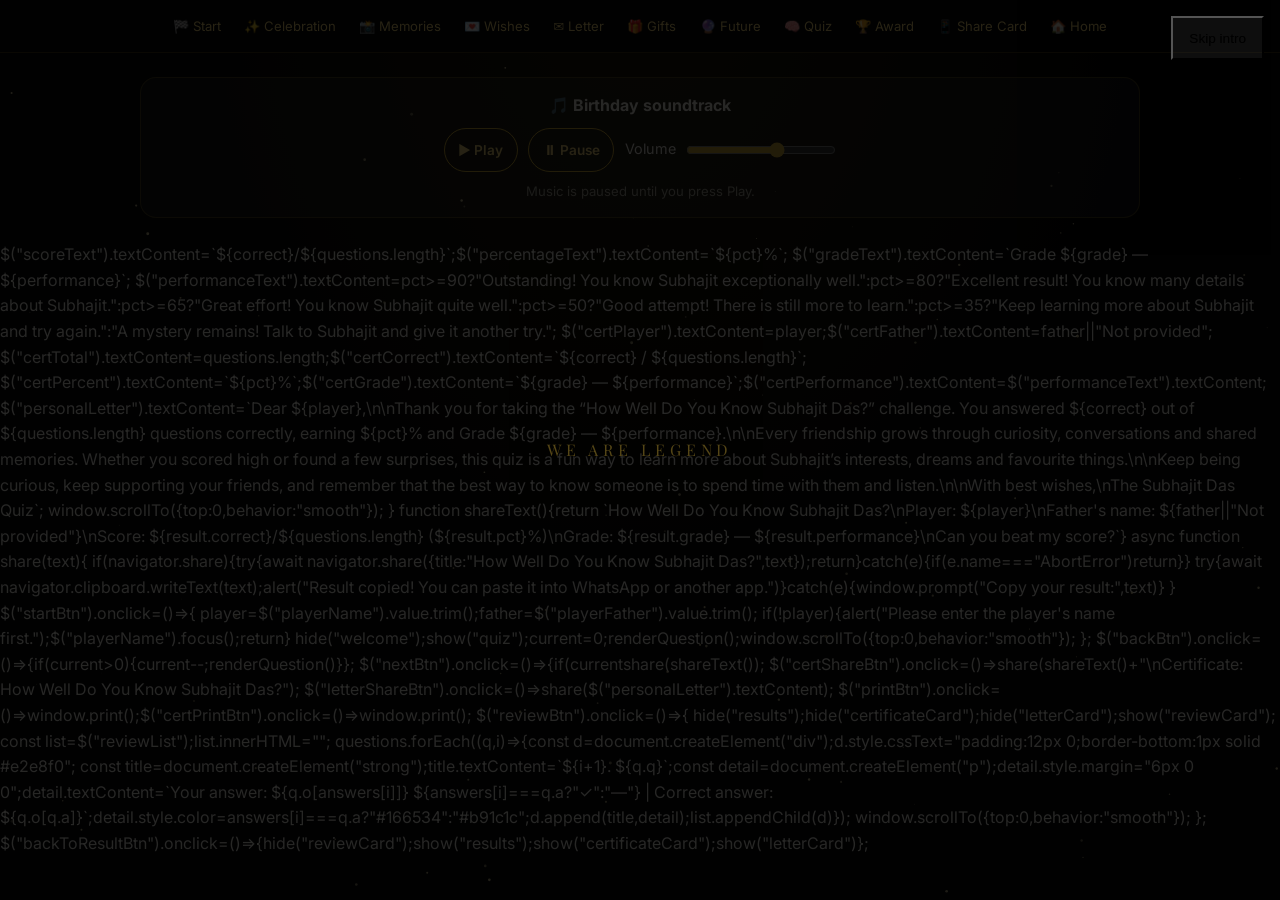
<file: index.html>
<!DOCTYPE html>
<html lang="en">
<head>
<meta charset="utf-8">
<meta name="viewport" content="width=device-width,initial-scale=1,viewport-fit=cover">
<meta name="theme-color" content="#050506">
<title>ROHAN'S LEGENDARY DAY</title>
<meta name="description" content="A birthday experience for Rohan Palui, Core Member of WE ARE LEGEND.">
<link rel="preconnect" href="https://fonts.googleapis.com">
<link href="https://fonts.googleapis.com/css2?family=Inter:wght@400;500;600&family=Playfair+Display:wght@500;700;900&display=swap" rel="stylesheet">
<link rel="stylesheet" href="style.css">
</head>
<body><nav class="site-nav" aria-label="Birthday journey"><a href="start.html">🏁 Start</a><a href="celebration.html">✨ Celebration</a><a href="friendship.html">📸 Memories</a><a href="wishes.html">💌 Wishes</a><a href="letter.html">✉️ Letter</a><a href="gifts.html">🎁 Gifts</a><a href="future.html">🔮 Future</a><a href="quiz.html">🧠 Quiz</a><a href="award.html">🏆 Award</a><a href="share-card.html">📱 Share Card</a><a href="index.html">🏠 Home</a></nav><section class="music-dock" aria-label="Birthday soundtrack"><strong>🎵 Birthday soundtrack</strong><button class="btn small" id="musicPlay" type="button">▶ Play</button><button class="btn small" id="musicPause" type="button">⏸ Pause</button><label for="musicVolume">Volume</label><input id="musicVolume" type="range" min="0" max="1" step="0.05" value="0.65"><audio id="birthdayAudio" preload="none" loop src="birthday-music.mp3"></audio><span id="musicStatus" class="small-note" aria-live="polite">Music is paused until you press Play.</span></section><script>(function(){const a=document.getElementById('birthdayAudio'),p=document.getElementById('musicPlay'),q=document.getElementById('musicPause'),v=document.getElementById('musicVolume'),s=document.getElementById('musicStatus');a.volume=Number(v.value);p.addEventListener('click',async()=>{try{await a.play();s.textContent='Now playing: birthday-music.mp3'}catch(e){s.textContent='Could not play the file. Check that birthday-music.mp3 is beside this page.'}});q.addEventListener('click',()=>{a.pause();s.textContent='Music paused.'});v.addEventListener('input',()=>a.volume=Number(v.value))})();</script>
<canvas id="stars" aria-hidden="true"></canvas>
<canvas id="confetti" aria-hidden="true"></canvas>
<div id="toast" role="status" aria-live="polite"></div>

<!-- INTRO -->
<div id="intro" aria-label="Cinematic intro">
  <button id="skipIntro" class="ghost small">Skip intro</button>
  <div id="introLines">
    <p class="il gold sm">WE ARE LEGEND</p>
    <p class="il sm">PRESENTS</p>
    <p class="il gold big">27 • 11 • 2014</p>
    <p class="il">A LEGEND WAS BORN</p>
    <p class="il gold huge">ROHAN PALUI</p>
    <p class="il sm">Chief Operations Officer(COO)</p>
  </div>
  <button id="enterBtn" class="btn gold-btn il-btn" hidden>🎁 ENTER ROHAN'S LEGENDARY DAY</button>
</div>

<div id="site" hidden>
<header class="nav glass">
  <a href="#home" class="logo" id="logo" aria-label="WE ARE LEGEND logo, back to top">W ♥ L</a>
  <button id="burger" aria-label="Open menu" aria-expanded="false" aria-controls="menu"><span></span><span></span><span></span></button>
  <nav id="menu" aria-label="Main">
    <a href="#home">Home</a><a href="#profile">Profile</a><a href="#photos">Photos</a><a href="#awards">Awards</a><a href="#stats">Stats</a><a href="#friends">Friends</a><a href="#letter">Letter</a><a href="#surprise">Surprise</a><a href="#game">Game</a><a href="celebration.html">Celebration</a><a href="wishes.html">Wishes</a><a href="letter.html">Special Letter</a>
  </nav>
</header>

<main>
<section id="home" class="hero">
  <div class="crown" aria-hidden="true">👑</div>
  <p class="date gold">27 • 11 • 2014</p>
  <h1>HAPPY<br>BIRTHDAY<br>ROHAN!</h1>
  <p class="tag">ROHAN / CORE MEMBER</p>
  <p class="sub">Celebrating the 12th birthday of a true Chief Operations Officer(COO) of WE ARE LEGEND.</p>
  <div class="row">
    <a class="btn gold-btn" href="#profile">Start the Journey ↓</a>
    <button class="btn ghost" id="musicBtn">🎵 Play Music</button>
    <a class="btn ghost" href="quiz.html">🧠 Take the Subhajit Quiz →</a>
    <a class="btn ghost" href="celebration.html">✨ Open Celebration Page</a>
    <a class="btn ghost" href="wishes.html">💌 Leave a Birthday Wish</a>
    <a class="btn ghost" href="letter.html">❤️ Read Your Special Letter</a>
  </div>
  <div class="countdown glass" aria-label="Countdown to next birthday">
    <p class="label">UNTIL ROHAN'S NEXT BIRTHDAY</p>
    <p id="cd" class="cd" aria-live="off">--</p>
  </div>
</section>

<section id="profile" class="sec reveal">
  <h2>ROHAN'S LEGEND PROFILE</h2>
  <div class="profile glass">
    <figure class="tilt" id="profilePhoto"></figure>
    <div>
      <h3>ROHAN PALUI</h3><p class="gold">Chief Operations Officer(COO) • WE ARE LEGEND</p>
      <div class="info" id="infoCards"></div>
    </div>
  </div>
</section>

<section id="friendship" class="sec reveal">
  <h2>A FRIENDSHIP THAT BECAME A STORY</h2>
  <p class="since gold">SINCE 2017</p>
  <p class="lead">A friendship that started in 2017-18 and grew through games, laughter, competition and countless shared moments. From UNO and chess battles to cricket and badminton, Rohan has been an important part of our journey.</p>
  <div class="meter glass">
    <div class="mrow"><span>SUBHAJIT ❤️ ROHAN</span><strong id="mPct">0%</strong></div>
    <div class="track" role="progressbar" aria-valuemin="0" aria-valuemax="100" aria-valuenow="100" aria-label="Friendship meter"><i id="mFill"></i></div>
    <p class="label">LEGENDARY FRIENDSHIP</p>
  </div>
</section>

<section id="photos" class="sec reveal">
  <h2>ROHAN IN FOCUS 📸</h2>
  <div class="gallery" id="gallery"></div>
</section>

<section id="cricket" class="sec reveal">
  <h2>🏏 CRICKET SPOTLIGHT</h2>
  <div class="board glass">
    <svg class="bat" viewBox="0 0 120 120" aria-hidden="true"><g class="swing"><rect x="52" y="6" width="16" height="70" rx="6" fill="#d4af37"/><rect x="57" y="76" width="6" height="30" rx="3" fill="#f5e7b0"/></g><circle class="ball" cx="96" cy="100" r="9" fill="#fff"/></svg>
    <p class="label">SIGNATURE GAME</p>
    <p class="label">CRICKET SCORE</p>
    <p class="huge-score"><span id="crNum">0</span> / 100</p>
    <p class="king">THE KING OF THE FIELD</p>
    <p class="note">Cricket is officially Rohan's highest fun-stat.</p>
  </div>
</section>

<section id="awards" class="sec reveal">
  <button id="hiddenStar" class="star" aria-label="Hidden star">⭐</button>
  <h2>HALL OF FAME 🏆</h2>
  <div class="cards" id="awardCards"></div>
  <p id="awardEmpty" class="note" hidden>Awards PDF can be added later.</p>
  <div class="row"><a id="pdfBtn" class="btn ghost" href="award.html" target="_blank" rel="noopener" hidden>🏆 Open Birthday Award</a></div>
</section>

<section id="stats" class="sec reveal">
  <h2>ROHAN'S STATS 📊</h2>
  <div class="stats glass" id="statBars"></div>
  <div class="score glass">
    <p class="label">OVERALL FUN SCORE</p>
    <p class="huge-score" id="overall">0.0</p>
    <p class="gold">👑 LEGEND STATUS: CONFIRMED</p>
  </div>
</section>

<section id="friends" class="sec reveal">
  <h2>FROM THE CREW 💬</h2>
  <div class="tabs" id="friendTabs" role="tablist" aria-label="Friends"></div>
  <blockquote class="glass msg" id="friendMsg" role="tabpanel" aria-live="polite"></blockquote>
</section>

<section id="forever" class="forever reveal">
  <h2>2017 → FOREVER</h2>
  <p>Some people become memories.</p>
  <p>Some become part of the story.</p>
  <p class="gold fin">ROHAN —<br>A part of the WE ARE LEGEND story.</p>
</section>

<section id="letter" class="sec reveal">
  <h2>HOD BIRTHDAY LETTER 💌</h2>
  <article class="paper" id="letterPaper">
    <div class="seal" aria-hidden="true">W♥L</div>
    <p class="lh">WE ARE LEGEND</p><p class="ls">OFFICIAL BIRTHDAY COMMUNICATION</p>
    <h3>Formal Birthday Letter</h3>
    <p class="meta">Date: 27 November 2026<br>From: Subhajit Das — HOD,CEO,CTO, WE ARE LEGEND<br>To: Rohan Palui — Core Member</p>
    <p>Dear Rohan,</p>
    <p>On the occasion of your 12th birthday, I extend my warmest wishes to you on behalf of WE ARE LEGEND.</p>
    <p>Since 2017, our friendship has grown through games, laughter, competition and countless shared moments. Your place as a Core Member of WE ARE LEGEND makes you an important part of our group and its memories.</p>
    <p>May the coming year bring you happiness, confidence, success and many new reasons to smile. Continue to participate, enjoy the journey and create memories with the people around you.</p>
    <p>Once again, wishing you a very Happy Birthday. May your 12th year be truly legendary.</p>
    <p>With best wishes,</p>
    <p class="sig">Subhajit Das</p><p class="meta">HOD, CEO, CTO <br>WE ARE LEGEND</p>
  </article>
  <div class="row noprint"><button class="btn gold-btn" data-open="letterModal">Open Full Letter</button><button class="btn ghost" id="printBtn">🖨 Print</button></div>
</section>

<section id="surprise" class="sec reveal center">
  <h2>THE FINAL SURPRISE</h2>
  <p class="lead">There is something waiting for you...</p>
  <button id="gift" class="gift" aria-label="Open the gift">🎁</button>
  <p id="giftText" class="note">Tap the gift to begin.</p>
</section>

<section id="final" class="final center">
  <p class="label">ONE LAST THING...</p>
  <h2>🎉 HAPPY BIRTHDAY<br>ROHAN!</h2>
  <p class="fin">Keep smiling.<br>Keep creating memories.<br>Keep being a LEGEND. 👑</p>
  <p class="gold">— Subhajit Das<br>HOD,CEO,CTO, WE ARE LEGEND</p>
  <button class="btn ghost" id="secretBtn">🔐 Secret Mode</button>
</section>

<section id="game" class="sec reveal">
  <h2>🏏 HIT A CENTURY</h2>
  <p class="lead">Click the moving ball when it reaches the bat zone.</p>
  <div class="gamebox glass">
    <div class="gstat"><span>SCORE: <b id="gScore">0</b></span><span>BALLS: <b id="gBalls">0</b>/10</span></div>
    <div id="pitch" class="pitch" role="button" tabindex="0" aria-label="Pitch: tap when the ball is in the bat zone">
      <div class="zone"></div><div class="bat2">🏏</div><div id="gball" class="gball"></div>
      <p id="gMsg" class="gmsg"></p>
    </div>
    <button class="btn gold-btn" id="gStart">Start</button>
    <p id="gResult" class="note" aria-live="polite"></p>
  </div>
</section>
</main>

<footer>
  <p class="logo-f">ROHAN'S LEGENDARY DAY</p>
  <p>Made with ❤️ for Rohan<br>WE ARE LEGEND</p>
  <p class="note">Find the hidden ⭐</p>
  <p class="page-links"><a href="start.html">Start Journey</a> · <a href="celebration.html">Celebration</a> · <a href="friendship.html">Memories</a> · <a href="wishes.html">12 Wishes from Subhajit</a> · <a href="letter.html">Special Letter</a> · <a href="gifts.html">Gifts</a> · <a href="future.html">Future Message</a> · <a href="quiz.html">Quiz</a> · <a href="award.html">Award</a> · <a href="share-card.html">Share Card</a></p>
  
  <button class="link" id="replay">Replay intro</button>
<p class="site-credit">Made by Subhajit Das with love for Rohan Palui. ❤️</p></footer>
</div>

<!-- MODALS -->
<div class="modal" id="letterModal" role="dialog" aria-modal="true" aria-label="Formal birthday letter" hidden><div class="mbox"><button class="x" data-close aria-label="Close">✕</button><div id="letterClone"></div></div></div>
<div class="modal" id="certModal" role="dialog" aria-modal="true" aria-label="Certificate" hidden><div class="mbox cert"><button class="x" data-close aria-label="Close">✕</button><div id="certBody"></div></div></div>
<div class="modal" id="eggModal" role="dialog" aria-modal="true" aria-label="Easter egg" hidden><div class="mbox egg"><button class="x" data-close aria-label="Close">✕</button><div id="eggBody"></div></div></div>
<div class="modal" id="codeModal" role="dialog" aria-modal="true" aria-label="Enter the code" hidden><div class="mbox egg"><button class="x" data-close aria-label="Close">✕</button>
  <h3>ENTER THE CODE</h3><form id="codeForm"><input id="codeIn" inputmode="numeric" autocomplete="off" aria-label="Secret code" maxlength="8"><button class="btn gold-btn" type="submit">Unlock</button></form><p class="note">Hint: DDMMYYYY<br>Rohan's birthday.</p><p id="codeErr" class="note" aria-live="polite"></p></div></div>
<div class="modal viewer" id="viewer" role="dialog" aria-modal="true" aria-label="Photo viewer" hidden>
  <div class="vtop"><span id="vCount">01 / 03</span><button class="btn ghost small" data-close>X Close</button></div>
  <div class="vimg" id="vImg"></div><p id="vCap" class="vcap"></p>
  <div class="vnav"><button class="btn ghost" id="vPrev">← Previous</button><button class="btn ghost" id="vNext">Next →</button></div>
</div>
<div id="wait" class="wait" hidden><p>But wait...</p><p class="gold">one last thing.</p></div>
<script src="script.js"></script>
</body>
</html><!DOCTYPE html>
<html lang="en">
<head>
<meta charset="utf-8">
<meta name="viewport" content="width=device-width,initial-scale=1,viewport-fit=cover">
<meta name="theme-color" content="#050506">
<title>ROHAN'S LEGENDARY DAY</title>
<meta name="description" content="A birthday experience for Rohan Palui, Core Member of WE ARE LEGEND.">
<link rel="preconnect" href="https://fonts.googleapis.com">
<link href="https://fonts.googleapis.com/css2?family=Inter:wght@400;500;600&family=Playfair+Display:wght@500;700;900&display=swap" rel="stylesheet">
<link rel="stylesheet" href="style.css">
</head>
<body>
<canvas id="stars" aria-hidden="true"></canvas>
<canvas id="confetti" aria-hidden="true"></canvas>
<div id="toast" role="status" aria-live="polite"></div>

<!-- INTRO -->
<div id="intro" aria-label="Cinematic intro">
  <button id="skipIntro" class="ghost small">Skip intro</button>
  <div id="introLines">
    <p class="il gold sm">WE ARE LEGEND</p>
    <p class="il sm">PRESENTS</p>
    <p class="il gold big">27 • 11 • 2014</p>
    <p class="il">A LEGEND WAS BORN</p>
    <p class="il gold huge">ROHAN PALUI</p>
    <p class="il sm">Chief Operations Officer(COO)</p>
  </div>
  <button id="enterBtn" class="btn gold-btn il-btn" hidden>🎁 ENTER ROHAN'S LEGENDARY DAY</button>
</div>

<div id="site" hidden>
<header class="nav glass">
  <a href="#home" class="logo" id="logo" aria-label="WE ARE LEGEND logo, back to top">W ♥ L</a>
  <button id="burger" aria-label="Open menu" aria-expanded="false" aria-controls="menu"><span></span><span></span><span></span></button>
  <nav id="menu" aria-label="Main">
    <a href="#home">Home</a><a href="#profile">Profile</a><a href="#photos">Photos</a><a href="#awards">Awards</a><a href="#stats">Stats</a><a href="#friends">Friends</a><a href="#letter">Letter</a><a href="#surprise">Surprise</a><a href="#game">Game</a><a href="celebration.html">Celebration</a><a href="wishes.html">Wishes</a><a href="letter.html">Special Letter</a>
  </nav>
</header>

<main>
<section id="home" class="hero">
  <div class="crown" aria-hidden="true">👑</div>
  <p class="date gold">27 • 11 • 2014</p>
  <h1>HAPPY<br>BIRTHDAY<br>ROHAN!</h1>
  <p class="tag">ROHAN / CORE MEMBER</p>
  <p class="sub">Celebrating the 12th birthday of a true Chief Operations Officer(COO) of WE ARE LEGEND.</p>
  <div class="row">
    <a class="btn gold-btn" href="#profile">Start the Journey ↓</a>
    <button class="btn ghost" id="musicBtn">🎵 Play Music</button>
  </div>
  <div class="countdown glass" aria-label="Countdown to next birthday">
    <p class="label">UNTIL ROHAN'S NEXT BIRTHDAY</p>
    <p id="cd" class="cd" aria-live="off">--</p>
  </div>
</section>

<section id="profile" class="sec reveal">
  <h2>ROHAN'S LEGEND PROFILE</h2>
  <div class="profile glass">
    <figure class="tilt" id="profilePhoto"></figure>
    <div>
      <h3>ROHAN PALUI</h3><p class="gold">Chief Operations Officer(COO) • WE ARE LEGEND</p>
      <div class="info" id="infoCards"></div>
    </div>
  </div>
</section>

<section id="friendship" class="sec reveal">
  <h2>A FRIENDSHIP THAT BECAME A STORY</h2>
  <p class="since gold">SINCE 2017</p>
  <p class="lead">A friendship that started in 2017-18 and grew through games, laughter, competition and countless shared moments. From UNO and chess battles to cricket and badminton, Rohan has been an important part of our journey.</p>
  <div class="meter glass">
    <div class="mrow"><span>SUBHAJIT ❤️ ROHAN</span><strong id="mPct">0%</strong></div>
    <div class="track" role="progressbar" aria-valuemin="0" aria-valuemax="100" aria-valuenow="100" aria-label="Friendship meter"><i id="mFill"></i></div>
    <p class="label">LEGENDARY FRIENDSHIP</p>
  </div>
</section>

<section id="photos" class="sec reveal">
  <h2>ROHAN IN FOCUS 📸</h2>
  <div class="gallery" id="gallery"></div>
</section>

<section id="cricket" class="sec reveal">
  <h2>🏏 CRICKET SPOTLIGHT</h2>
  <div class="board glass">
    <svg class="bat" viewBox="0 0 120 120" aria-hidden="true"><g class="swing"><rect x="52" y="6" width="16" height="70" rx="6" fill="#d4af37"/><rect x="57" y="76" width="6" height="30" rx="3" fill="#f5e7b0"/></g><circle class="ball" cx="96" cy="100" r="9" fill="#fff"/></svg>
    <p class="label">SIGNATURE GAME</p>
    <p class="label">CRICKET SCORE</p>
    <p class="huge-score"><span id="crNum">0</span> / 100</p>
    <p class="king">THE KING OF THE FIELD</p>
    <p class="note">Cricket is officially Rohan's highest fun-stat.</p>
  </div>
</section>

<section id="awards" class="sec reveal">
  <button id="hiddenStar" class="star" aria-label="Hidden star">⭐</button>
  <h2>HALL OF FAME 🏆</h2>
  <div class="cards" id="awardCards"></div>
  <p id="awardEmpty" class="note" hidden>Awards PDF can be added later.</p>
  <div class="row"><a id="pdfBtn" class="btn ghost" href="award.html" target="_blank" rel="noopener" hidden>🏆 Open Birthday Award</a></div>
</section>

<section id="stats" class="sec reveal">
  <h2>ROHAN'S STATS 📊</h2>
  <div class="stats glass" id="statBars"></div>
  <div class="score glass">
    <p class="label">OVERALL FUN SCORE</p>
    <p class="huge-score" id="overall">0.0</p>
    <p class="gold">👑 LEGEND STATUS: CONFIRMED</p>
  </div>
</section>

<section id="friends" class="sec reveal">
  <h2>FROM THE CREW 💬</h2>
  <div class="tabs" id="friendTabs" role="tablist" aria-label="Friends"></div>
  <blockquote class="glass msg" id="friendMsg" role="tabpanel" aria-live="polite"></blockquote>
</section>

<section id="forever" class="forever reveal">
  <h2>2017 → FOREVER</h2>
  <p>Some people become memories.</p>
  <p>Some become part of the story.</p>
  <p class="gold fin">ROHAN —<br>A part of the WE ARE LEGEND story.</p>
</section>

<section id="letter" class="sec reveal">
  <h2>HOD BIRTHDAY LETTER 💌</h2>
  <article class="paper" id="letterPaper">
    <div class="seal" aria-hidden="true">W♥L</div>
    <p class="lh">WE ARE LEGEND</p><p class="ls">OFFICIAL BIRTHDAY COMMUNICATION</p>
    <h3>Formal Birthday Letter</h3>
    <p class="meta">Date: 27 November 2026<br>From: Subhajit Das — HOD,CEO,CTO, WE ARE LEGEND<br>To: Rohan Palui — Core Member</p>
    <p>Dear Rohan,</p>
    <p>On the occasion of your 12th birthday, I extend my warmest wishes to you on behalf of WE ARE LEGEND.</p>
    <p>Since 2017, our friendship has grown through games, laughter, competition and countless shared moments. Your place as a Core Member of WE ARE LEGEND makes you an important part of our group and its memories.</p>
    <p>May the coming year bring you happiness, confidence, success and many new reasons to smile. Continue to participate, enjoy the journey and create memories with the people around you.</p>
    <p>Once again, wishing you a very Happy Birthday. May your 12th year be truly legendary.</p>
    <p>With best wishes,</p>
    <p class="sig">Subhajit Das</p><p class="meta">HOD, CEO, CTO <br>WE ARE LEGEND</p>
  </article>
  <div class="row noprint"><button class="btn gold-btn" data-open="letterModal">Open Full Letter</button><button class="btn ghost" id="printBtn">🖨 Print</button></div>
</section>

<section id="surprise" class="sec reveal center">
  <h2>THE FINAL SURPRISE</h2>
  <p class="lead">There is something waiting for you...</p>
  <button id="gift" class="gift" aria-label="Open the gift">🎁</button>
  <p id="giftText" class="note">Tap the gift to begin.</p>
</section>

<section id="final" class="final center">
  <p class="label">ONE LAST THING...</p>
  <h2>🎉 HAPPY BIRTHDAY<br>ROHAN!</h2>
  <p class="fin">Keep smiling.<br>Keep creating memories.<br>Keep being a LEGEND. 👑</p>
  <p class="gold">— Subhajit Das<br>HOD,CEO,CTO, WE ARE LEGEND</p>
  <button class="btn ghost" id="secretBtn">🔐 Secret Mode</button>
</section>

<section id="game" class="sec reveal">
  <h2>🏏 HIT A CENTURY</h2>
  <p class="lead">Click the moving ball when it reaches the bat zone.</p>
  <div class="gamebox glass">
    <div class="gstat"><span>SCORE: <b id="gScore">0</b></span><span>BALLS: <b id="gBalls">0</b>/10</span></div>
    <div id="pitch" class="pitch" role="button" tabindex="0" aria-label="Pitch: tap when the ball is in the bat zone">
      <div class="zone"></div><div class="bat2">🏏</div><div id="gball" class="gball"></div>
      <p id="gMsg" class="gmsg"></p>
    </div>
    <button class="btn gold-btn" id="gStart">Start</button>
    <p id="gResult" class="note" aria-live="polite"></p>
  </div>
</section>
</main>

<footer>
  <p class="logo-f">ROHAN'S LEGENDARY DAY</p>
  <p>Made with ❤️ for Rohan<br>WE ARE LEGEND</p>
  <p class="note">Find the hidden ⭐</p>
  <p class="page-links"><a href="start.html">Start Journey</a> · <a href="celebration.html">Celebration</a> · <a href="friendship.html">Memories</a> · <a href="wishes.html">12 Wishes from Subhajit</a> · <a href="letter.html">Special Letter</a> · <a href="gifts.html">Gifts</a> · <a href="future.html">Future Message</a> · <a href="quiz.html">Quiz</a> · <a href="award.html">Award</a> · <a href="share-card.html">Share Card</a></p>
  
  <button class="link" id="replay">Replay intro</button>
<p class="site-credit">Made by Subhajit Das with love for Rohan Palui. ❤️</p></footer>
</div>

<!-- MODALS -->
<div class="modal" id="letterModal" role="dialog" aria-modal="true" aria-label="Formal birthday letter" hidden><div class="mbox"><button class="x" data-close aria-label="Close">✕</button><div id="letterClone"></div></div></div>
<div class="modal" id="certModal" role="dialog" aria-modal="true" aria-label="Certificate" hidden><div class="mbox cert"><button class="x" data-close aria-label="Close">✕</button><div id="certBody"></div></div></div>
<div class="modal" id="eggModal" role="dialog" aria-modal="true" aria-label="Easter egg" hidden><div class="mbox egg"><button class="x" data-close aria-label="Close">✕</button><div id="eggBody"></div></div></div>
<div class="modal" id="codeModal" role="dialog" aria-modal="true" aria-label="Enter the code" hidden><div class="mbox egg"><button class="x" data-close aria-label="Close">✕</button>
  <h3>ENTER THE CODE</h3><form id="codeForm"><input id="codeIn" inputmode="numeric" autocomplete="off" aria-label="Secret code" maxlength="8"><button class="btn gold-btn" type="submit">Unlock</button></form><p class="note">Hint: DDMMYYYY<br>Rohan's birthday.</p><p id="codeErr" class="note" aria-live="polite"></p></div></div>
<div class="modal viewer" id="viewer" role="dialog" aria-modal="true" aria-label="Photo viewer" hidden>
  <div class="vtop"><span id="vCount">01 / 03</span><button class="btn ghost small" data-close>X Close</button></div>
  <div class="vimg" id="vImg"></div><p id="vCap" class="vcap"></p>
  <div class="vnav"><button class="btn ghost" id="vPrev">← Previous</button><button class="btn ghost" id="vNext">Next →</button></div>
</div>
<div id="wait" class="wait" hidden><p>But wait...</p><p class="gold">one last thing.</p></div>
<script src="script.js"></script>
</body>
  </html>$("scoreText").textContent=`${correct}/${questions.length}`;$("percentageText").textContent=`${pct}%`;
 $("gradeText").textContent=`Grade ${grade} — ${performance}`;
 $("performanceText").textContent=pct>=90?"Outstanding! You know Subhajit exceptionally well.":pct>=80?"Excellent result! You know many details about Subhajit.":pct>=65?"Great effort! You know Subhajit quite well.":pct>=50?"Good attempt! There is still more to learn.":pct>=35?"Keep learning more about Subhajit and try again.":"A mystery remains! Talk to Subhajit and give it another try.";
 $("certPlayer").textContent=player;$("certFather").textContent=father||"Not provided";
 $("certTotal").textContent=questions.length;$("certCorrect").textContent=`${correct} / ${questions.length}`;
 $("certPercent").textContent=`${pct}%`;$("certGrade").textContent=`${grade} — ${performance}`;$("certPerformance").textContent=$("performanceText").textContent;
 $("personalLetter").textContent=`Dear ${player},\n\nThank you for taking the “How Well Do You Know Subhajit Das?” challenge. You answered ${correct} out of ${questions.length} questions correctly, earning ${pct}% and Grade ${grade} — ${performance}.\n\nEvery friendship grows through curiosity, conversations and shared memories. Whether you scored high or found a few surprises, this quiz is a fun way to learn more about Subhajit’s interests, dreams and favourite things.\n\nKeep being curious, keep supporting your friends, and remember that the best way to know someone is to spend time with them and listen.\n\nWith best wishes,\nThe Subhajit Das Quiz`;
 window.scrollTo({top:0,behavior:"smooth"});
}
function shareText(){return `How Well Do You Know Subhajit Das?\nPlayer: ${player}\nFather's name: ${father||"Not provided"}\nScore: ${result.correct}/${questions.length} (${result.pct}%)\nGrade: ${result.grade} — ${result.performance}\nCan you beat my score?`}
async function share(text){
 if(navigator.share){try{await navigator.share({title:"How Well Do You Know Subhajit Das?",text});return}catch(e){if(e.name==="AbortError")return}}
 try{await navigator.clipboard.writeText(text);alert("Result copied! You can paste it into WhatsApp or another app.")}catch(e){window.prompt("Copy your result:",text)}
}
$("startBtn").onclick=()=>{
 player=$("playerName").value.trim();father=$("playerFather").value.trim();
 if(!player){alert("Please enter the player's name first.");$("playerName").focus();return}
 hide("welcome");show("quiz");current=0;renderQuestion();window.scrollTo({top:0,behavior:"smooth"});
};
$("backBtn").onclick=()=>{if(current>0){current--;renderQuestion()}};
$("nextBtn").onclick=()=>{if(current<questions.length-1){current++;renderQuestion()}};
$("finishBtn").onclick=finish;
$("shareBtn").onclick=()=>share(shareText());
$("certShareBtn").onclick=()=>share(shareText()+"\nCertificate: How Well Do You Know Subhajit Das?");
$("letterShareBtn").onclick=()=>share($("personalLetter").textContent);
$("printBtn").onclick=()=>window.print();$("certPrintBtn").onclick=()=>window.print();
$("reviewBtn").onclick=()=>{
 hide("results");hide("certificateCard");hide("letterCard");show("reviewCard");
 const list=$("reviewList");list.innerHTML="";
 questions.forEach((q,i)=>{const d=document.createElement("div");d.style.cssText="padding:12px 0;border-bottom:1px solid #e2e8f0";
 const title=document.createElement("strong");title.textContent=`${i+1}. ${q.q}`;const detail=document.createElement("p");detail.style.margin="6px 0 0";detail.textContent=`Your answer: ${q.o[answers[i]]} ${answers[i]===q.a?"✓":"—"} | Correct answer: ${q.o[q.a]}`;detail.style.color=answers[i]===q.a?"#166534":"#b91c1c";d.append(title,detail);list.appendChild(d)});
 window.scrollTo({top:0,behavior:"smooth"});
};
$("backToResultBtn").onclick=()=>{hide("reviewCard");show("results");show("certificateCard");show("letterCard")};
</script>
</body>
</html>
</file>
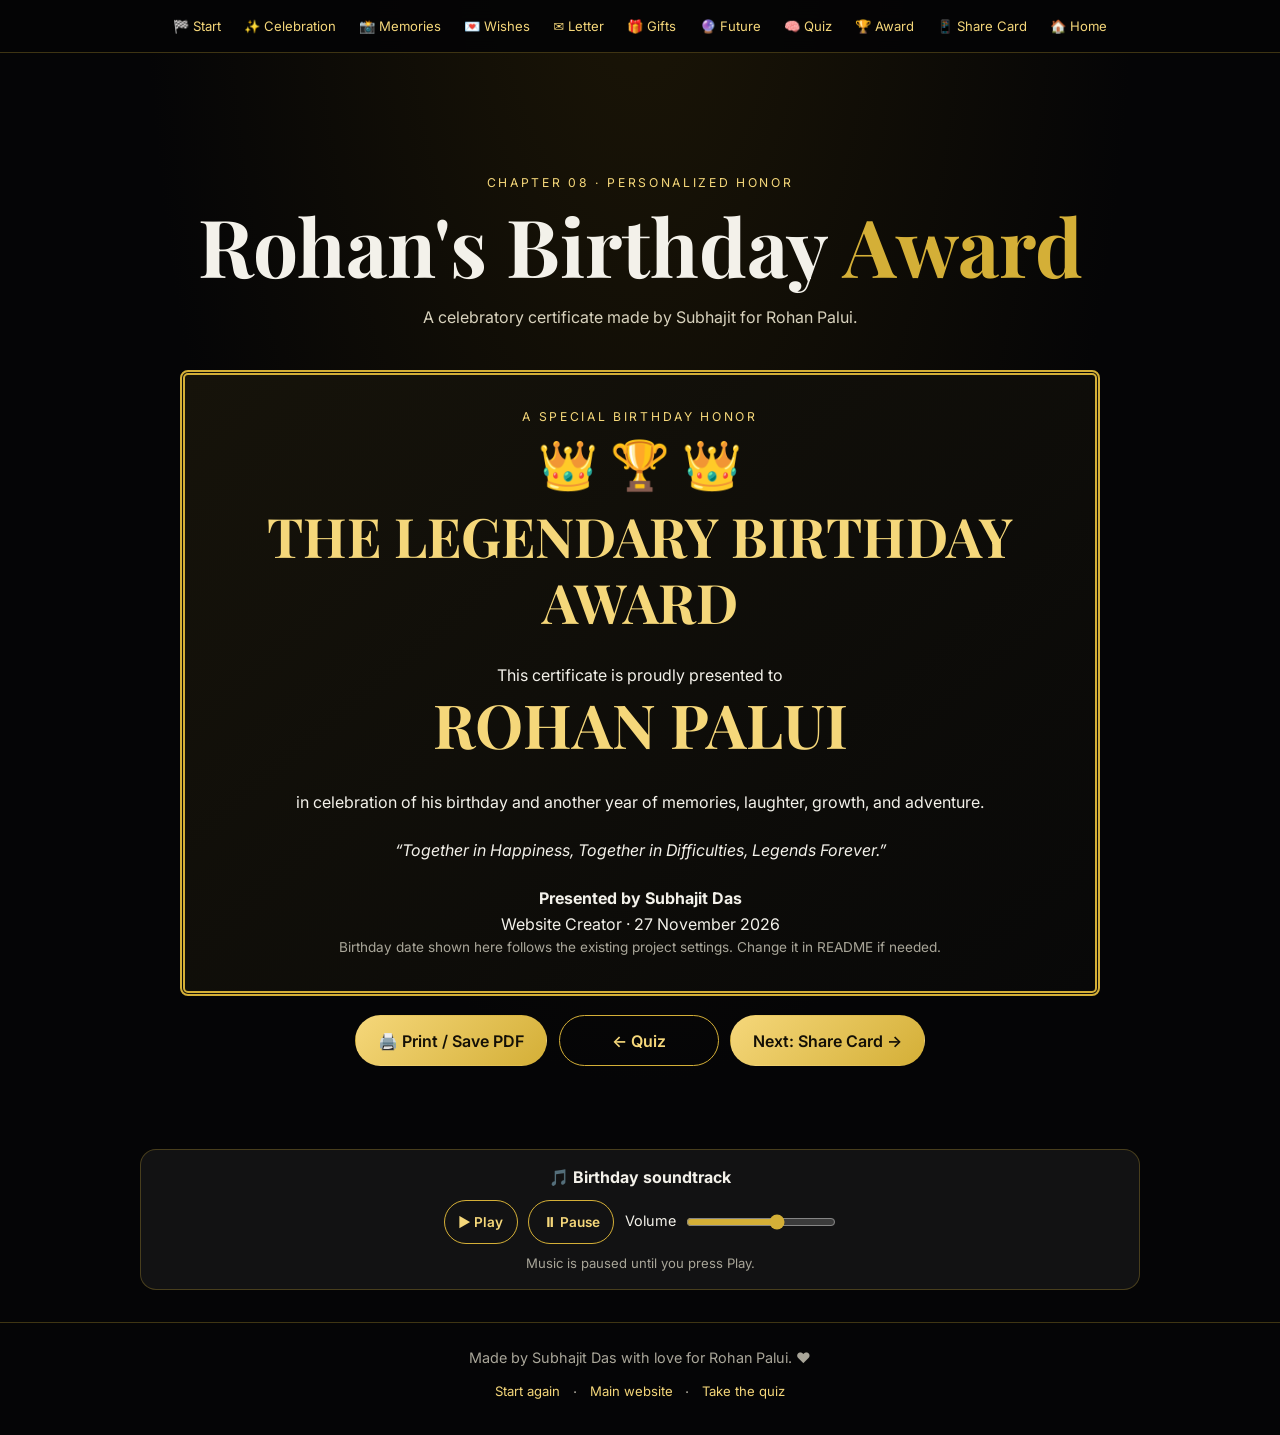
<file: award.html>
<!doctype html><html lang="en"><head><meta charset="utf-8"><meta name="viewport" content="width=device-width,initial-scale=1,viewport-fit=cover"><meta name="theme-color" content="#050506"><meta name="description" content="A birthday journey for Rohan Palui, created by Subhajit Das."><title>Birthday Award | Rohan's Legendary Day</title><link rel="preconnect" href="https://fonts.googleapis.com"><link href="https://fonts.googleapis.com/css2?family=Inter:wght@400;500;600;700;800&family=Playfair+Display:wght@500;700;900&display=swap" rel="stylesheet"><link rel="stylesheet" href="style.css"></head><body><nav class="site-nav" aria-label="Birthday journey"><a href="start.html">🏁 Start</a><a href="celebration.html">✨ Celebration</a><a href="friendship.html">📸 Memories</a><a href="wishes.html">💌 Wishes</a><a href="letter.html">✉️ Letter</a><a href="gifts.html">🎁 Gifts</a><a href="future.html">🔮 Future</a><a href="quiz.html">🧠 Quiz</a><a href="award.html">🏆 Award</a><a href="share-card.html">📱 Share Card</a><a href="index.html">🏠 Home</a></nav><main class="page-wrap"><header class="page-hero"><div class="eyebrow">CHAPTER 08 · PERSONALIZED HONOR</div><h1>Rohan's Birthday <span class="gold">Award</span></h1><p>A celebratory certificate made by Subhajit for Rohan Palui.</p></header><section class="certificate" id="certificate"><p class="eyebrow">A SPECIAL BIRTHDAY HONOR</p><div style="font-size:3rem">👑 🏆 👑</div><h2>THE LEGENDARY BIRTHDAY AWARD</h2><p>This certificate is proudly presented to</p><h2 style="font-size:clamp(2rem,7vw,3.8rem)">ROHAN PALUI</h2><p>in celebration of his birthday and another year of memories, laughter, growth, and adventure.</p><p style="font-style:italic;margin:1.4rem 0">“Together in Happiness, Together in Difficulties, Legends Forever.”</p><p><strong>Presented by Subhajit Das</strong><br>Website Creator · 27 November 2026</p><p class="small-note">Birthday date shown here follows the existing project settings. Change it in README if needed.</p></section><div class="page-actions"><button class="btn gold-btn" id="printCert" type="button">🖨️ Print / Save PDF</button><a class="btn" href="quiz.html">← Quiz</a><a class="btn gold-btn" href="share-card.html">Next: Share Card →</a></div></main><section class="music-dock" aria-label="Birthday soundtrack"><strong>🎵 Birthday soundtrack</strong><button class="btn small" id="musicPlay" type="button">▶ Play</button><button class="btn small" id="musicPause" type="button">⏸ Pause</button><label for="musicVolume">Volume</label><input id="musicVolume" type="range" min="0" max="1" step="0.05" value="0.65"><audio id="birthdayAudio" preload="none" loop src="birthday-music.mp3"></audio><span id="musicStatus" class="small-note" aria-live="polite">Music is paused until you press Play.</span></section><script>(function(){const a=document.getElementById('birthdayAudio'),p=document.getElementById('musicPlay'),q=document.getElementById('musicPause'),v=document.getElementById('musicVolume'),s=document.getElementById('musicStatus');a.volume=Number(v.value);p.addEventListener('click',async()=>{try{await a.play();s.textContent='Now playing: birthday-music.mp3'}catch(e){s.textContent='Could not play the file. Check that birthday-music.mp3 is beside this page.'}});q.addEventListener('click',()=>{a.pause();s.textContent='Music paused.'});v.addEventListener('input',()=>a.volume=Number(v.value))})();</script><footer class="site-credit"><p>Made by Subhajit Das with love for Rohan Palui. ❤️</p><p class="journey-links"><a href="start.html">Start again</a> · <a href="index.html">Main website</a> · <a href="quiz.html">Take the quiz</a></p></footer><script>document.getElementById('printCert').onclick=()=>window.print();</script></body></html>
</file>
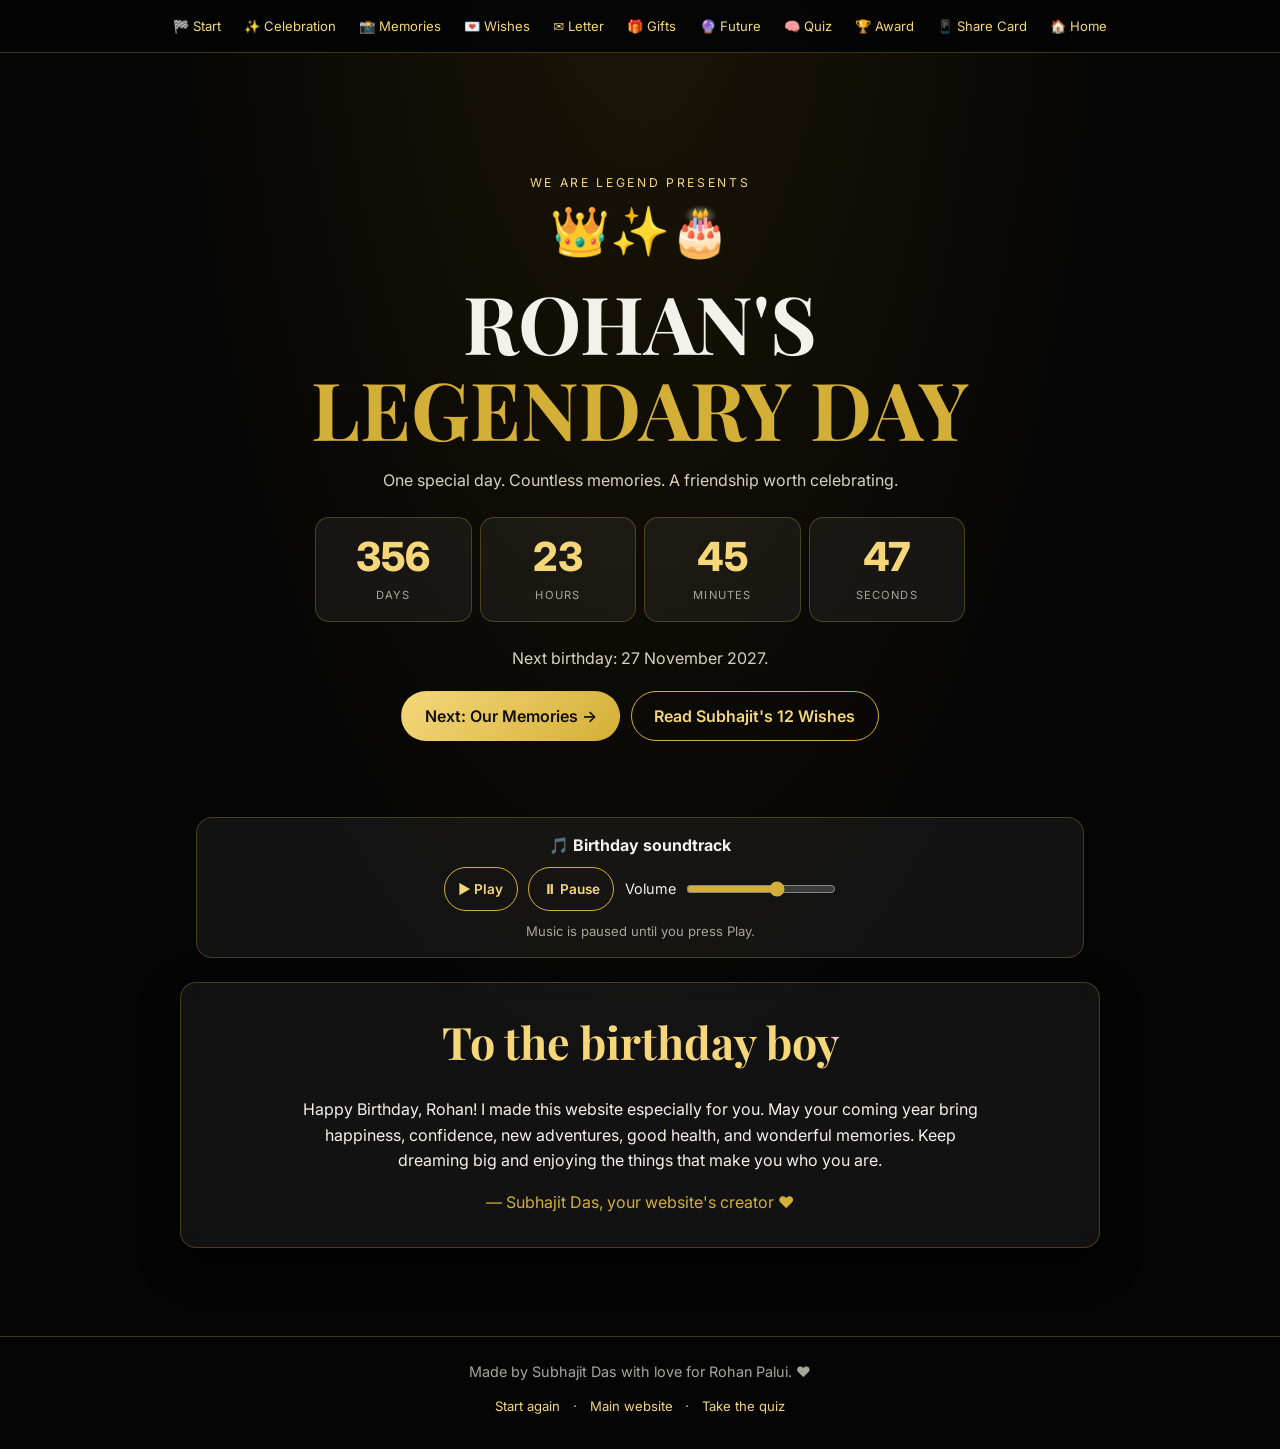
<file: celebration.html>
<!doctype html><html lang="en"><head><meta charset="utf-8"><meta name="viewport" content="width=device-width,initial-scale=1,viewport-fit=cover"><meta name="theme-color" content="#050506"><meta name="description" content="A birthday journey for Rohan Palui, created by Subhajit Das."><title>Celebration | Rohan's Legendary Day</title><link rel="preconnect" href="https://fonts.googleapis.com"><link href="https://fonts.googleapis.com/css2?family=Inter:wght@400;500;600;700;800&family=Playfair+Display:wght@500;700;900&display=swap" rel="stylesheet"><link rel="stylesheet" href="style.css"></head><body><nav class="site-nav" aria-label="Birthday journey"><a href="start.html">🏁 Start</a><a href="celebration.html">✨ Celebration</a><a href="friendship.html">📸 Memories</a><a href="wishes.html">💌 Wishes</a><a href="letter.html">✉️ Letter</a><a href="gifts.html">🎁 Gifts</a><a href="future.html">🔮 Future</a><a href="quiz.html">🧠 Quiz</a><a href="award.html">🏆 Award</a><a href="share-card.html">📱 Share Card</a><a href="index.html">🏠 Home</a></nav><main class="page-wrap"><header class="page-hero"><div class="eyebrow">WE ARE LEGEND PRESENTS</div><div style="font-size:3rem">👑✨🎂</div><h1>ROHAN'S<br><span class="gold">LEGENDARY DAY</span></h1><p>One special day. Countless memories. A friendship worth celebrating.</p><div class="count-grid" aria-label="Countdown to Rohan's next birthday"><div class="count-cell"><span class="count-num" id="days">--</span><span class="count-label">Days</span></div><div class="count-cell"><span class="count-num" id="hours">--</span><span class="count-label">Hours</span></div><div class="count-cell"><span class="count-num" id="minutes">--</span><span class="count-label">Minutes</span></div><div class="count-cell"><span class="count-num" id="seconds">--</span><span class="count-label">Seconds</span></div></div><p id="countMessage" class="gold" aria-live="polite" style="text-align:center">Counting down to Rohan's birthday…</p><div class="page-actions"><a class="btn gold-btn" href="friendship.html">Next: Our Memories →</a><a class="btn" href="wishes.html">Read Subhajit's 12 Wishes</a></div></header><section class="music-dock" aria-label="Birthday soundtrack"><strong>🎵 Birthday soundtrack</strong><button class="btn small" id="musicPlay" type="button">▶ Play</button><button class="btn small" id="musicPause" type="button">⏸ Pause</button><label for="musicVolume">Volume</label><input id="musicVolume" type="range" min="0" max="1" step="0.05" value="0.65"><audio id="birthdayAudio" preload="none" loop src="birthday-music.mp3"></audio><span id="musicStatus" class="small-note" aria-live="polite">Music is paused until you press Play.</span></section><script>(function(){const a=document.getElementById('birthdayAudio'),p=document.getElementById('musicPlay'),q=document.getElementById('musicPause'),v=document.getElementById('musicVolume'),s=document.getElementById('musicStatus');a.volume=Number(v.value);p.addEventListener('click',async()=>{try{await a.play();s.textContent='Now playing: birthday-music.mp3'}catch(e){s.textContent='Could not play the file. Check that birthday-music.mp3 is beside this page.'}});q.addEventListener('click',()=>{a.pause();s.textContent='Music paused.'});v.addEventListener('input',()=>a.volume=Number(v.value))})();</script><section class="panel glass"><h2>To the birthday boy</h2><p style="text-align:center;max-width:700px;margin:auto">Happy Birthday, Rohan! I made this website especially for you. May your coming year bring happiness, confidence, new adventures, good health, and wonderful memories. Keep dreaming big and enjoying the things that make you who you are.</p><p class="gold" style="text-align:center;margin-top:1rem">— Subhajit Das, your website's creator ❤️</p></section></main><footer class="site-credit"><p>Made by Subhajit Das with love for Rohan Palui. ❤️</p><p class="journey-links"><a href="start.html">Start again</a> · <a href="index.html">Main website</a> · <a href="quiz.html">Take the quiz</a></p></footer><script>(function(){const els=['days','hours','minutes','seconds'].map(id=>document.getElementById(id));const msg=document.getElementById('countMessage');function tick(){const now=new Date();let t=new Date(now.getFullYear(),10,27,0,0,0);if(now>=t)t=new Date(now.getFullYear()+1,10,27,0,0,0);let s=Math.max(0,Math.floor((t-now)/1000));const vals=[Math.floor(s/86400),Math.floor(s%86400/3600),Math.floor(s%3600/60),s%60];vals.forEach((v,i)=>els[i].textContent=String(v).padStart(2,'0'));msg.textContent=(now.getMonth()===10&&now.getDate()===27)?'🎉 Happy Birthday, Rohan! Today is your day!':'Next birthday: 27 November '+t.getFullYear()+'.'}tick();setInterval(tick,1000)})();</script></body></html>
</file>
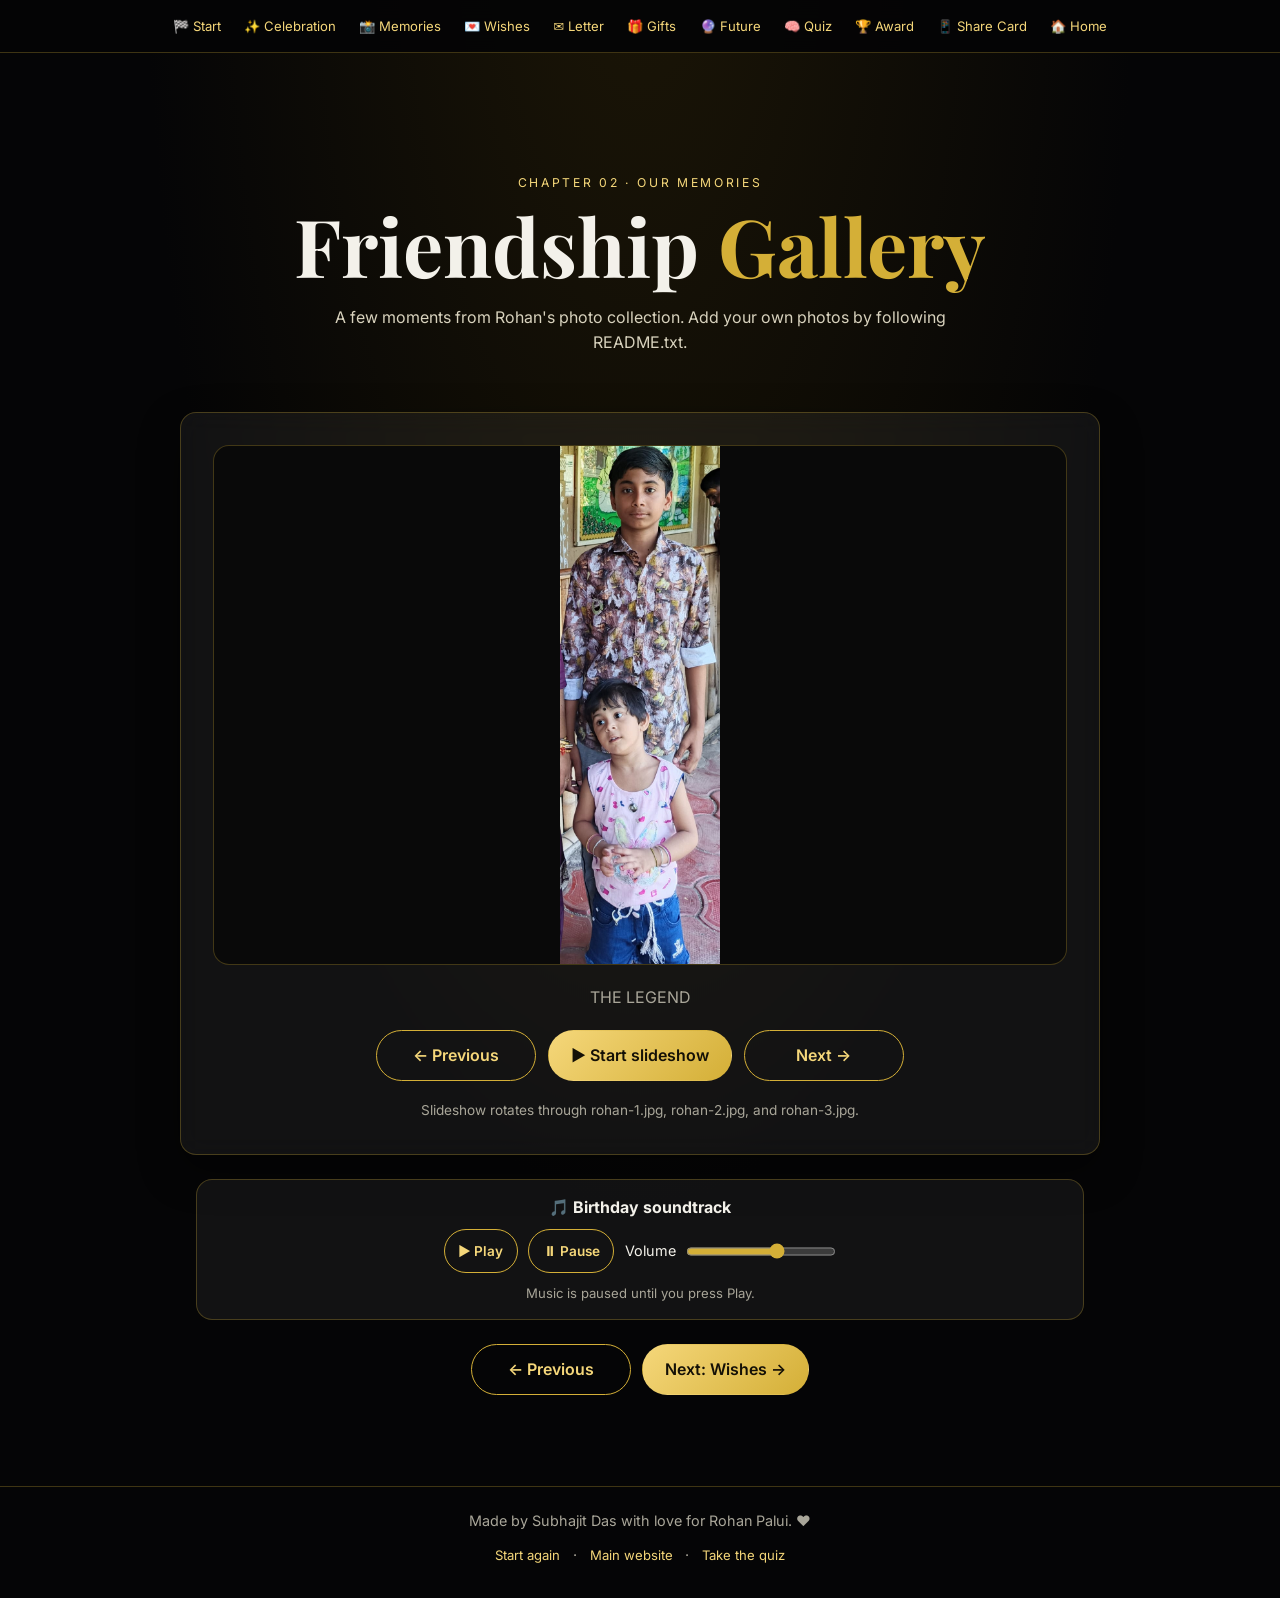
<file: friendship.html>
<!doctype html><html lang="en"><head><meta charset="utf-8"><meta name="viewport" content="width=device-width,initial-scale=1,viewport-fit=cover"><meta name="theme-color" content="#050506"><meta name="description" content="A birthday journey for Rohan Palui, created by Subhajit Das."><title>Friendship Memories | Rohan's Legendary Day</title><link rel="preconnect" href="https://fonts.googleapis.com"><link href="https://fonts.googleapis.com/css2?family=Inter:wght@400;500;600;700;800&family=Playfair+Display:wght@500;700;900&display=swap" rel="stylesheet"><link rel="stylesheet" href="style.css"></head><body><nav class="site-nav" aria-label="Birthday journey"><a href="start.html">🏁 Start</a><a href="celebration.html">✨ Celebration</a><a href="friendship.html">📸 Memories</a><a href="wishes.html">💌 Wishes</a><a href="letter.html">✉️ Letter</a><a href="gifts.html">🎁 Gifts</a><a href="future.html">🔮 Future</a><a href="quiz.html">🧠 Quiz</a><a href="award.html">🏆 Award</a><a href="share-card.html">📱 Share Card</a><a href="index.html">🏠 Home</a></nav><main class="page-wrap"><header class="page-hero"><div class="eyebrow">CHAPTER 02 · OUR MEMORIES</div><h1>Friendship <span class="gold">Gallery</span></h1><p>A few moments from Rohan's photo collection. Add your own photos by following README.txt.</p></header><section class="panel glass"><img id="slideImage" class="media-frame" src="rohan-1.jpg" alt="Rohan memory photo"><p id="slideCaption" class="media-caption">THE LEGEND</p><div class="page-actions"><button class="btn" id="prevSlide" type="button">← Previous</button><button class="btn gold-btn" id="toggleSlide" type="button">▶ Start slideshow</button><button class="btn" id="nextSlide" type="button">Next →</button></div><p class="small-note" style="text-align:center">Slideshow rotates through rohan-1.jpg, rohan-2.jpg, and rohan-3.jpg.</p></section><section class="music-dock" aria-label="Birthday soundtrack"><strong>🎵 Birthday soundtrack</strong><button class="btn small" id="musicPlay" type="button">▶ Play</button><button class="btn small" id="musicPause" type="button">⏸ Pause</button><label for="musicVolume">Volume</label><input id="musicVolume" type="range" min="0" max="1" step="0.05" value="0.65"><audio id="birthdayAudio" preload="none" loop src="birthday-music.mp3"></audio><span id="musicStatus" class="small-note" aria-live="polite">Music is paused until you press Play.</span></section><script>(function(){const a=document.getElementById('birthdayAudio'),p=document.getElementById('musicPlay'),q=document.getElementById('musicPause'),v=document.getElementById('musicVolume'),s=document.getElementById('musicStatus');a.volume=Number(v.value);p.addEventListener('click',async()=>{try{await a.play();s.textContent='Now playing: birthday-music.mp3'}catch(e){s.textContent='Could not play the file. Check that birthday-music.mp3 is beside this page.'}});q.addEventListener('click',()=>{a.pause();s.textContent='Music paused.'});v.addEventListener('input',()=>a.volume=Number(v.value))})();</script><div class="page-actions"><a class="btn" href="celebration.html">← Previous</a><a class="btn gold-btn" href="wishes.html">Next: Wishes →</a></div></main><footer class="site-credit"><p>Made by Subhajit Das with love for Rohan Palui. ❤️</p><p class="journey-links"><a href="start.html">Start again</a> · <a href="index.html">Main website</a> · <a href="quiz.html">Take the quiz</a></p></footer><script>(function(){const pics=[['rohan-1.jpg','THE LEGEND'],['rohan-2.jpg','ROHAN · CORE MEMBER'],['rohan-3.jpg','A MOMENT TO REMEMBER']];let i=0,timer=null;const img=document.getElementById('slideImage'),cap=document.getElementById('slideCaption'),btn=document.getElementById('toggleSlide');function show(){img.src=pics[i][0];cap.textContent=pics[i][1]}function stop(){clearInterval(timer);timer=null;btn.textContent='▶ Start slideshow'}function start(){stop();timer=setInterval(()=>{i=(i+1)%pics.length;show()},3500);btn.textContent='⏸ Pause slideshow'}document.getElementById('prevSlide').onclick=()=>{i=(i+pics.length-1)%pics.length;show()};document.getElementById('nextSlide').onclick=()=>{i=(i+1)%pics.length;show()};btn.onclick=()=>timer?stop():start();document.addEventListener('visibilitychange',()=>{if(document.hidden)stop()})})();</script></body></html>
</file>
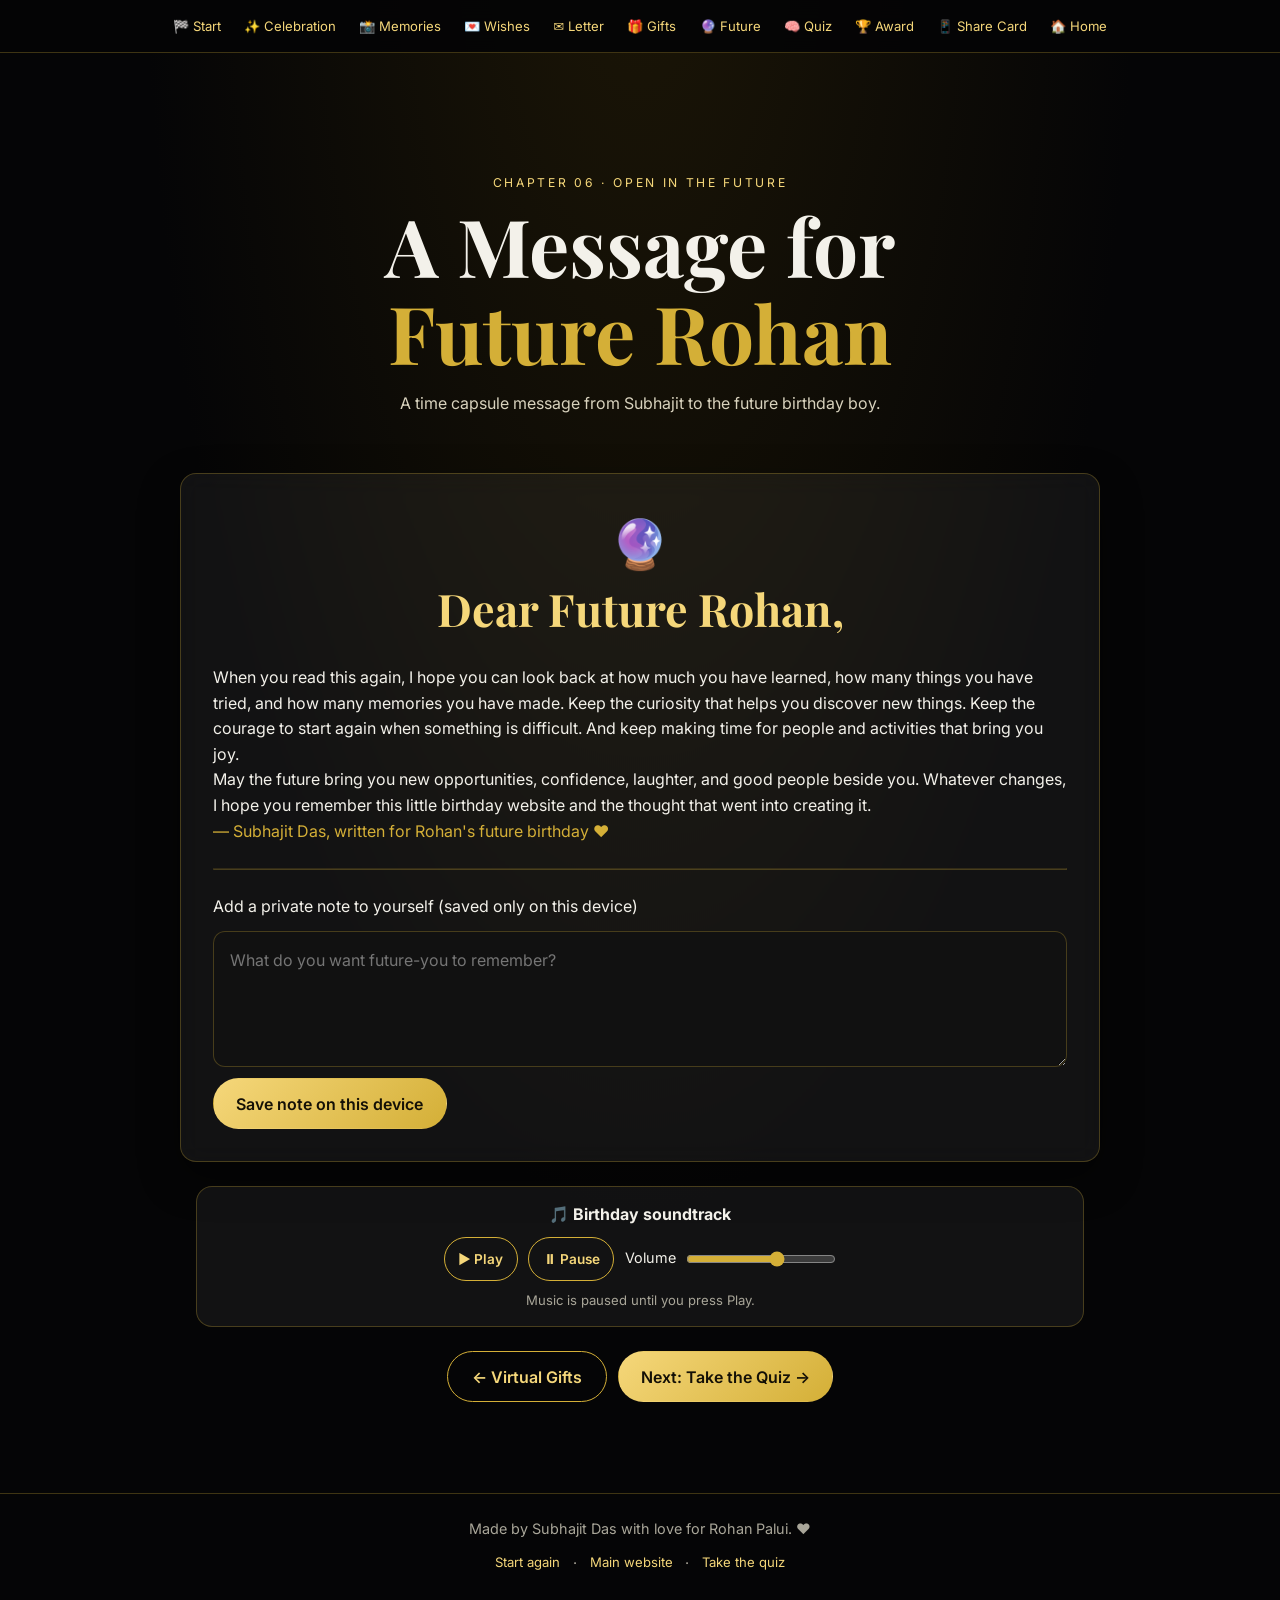
<file: future.html>
<!doctype html><html lang="en"><head><meta charset="utf-8"><meta name="viewport" content="width=device-width,initial-scale=1,viewport-fit=cover"><meta name="theme-color" content="#050506"><meta name="description" content="A birthday journey for Rohan Palui, created by Subhajit Das."><title>Future Message | Rohan's Legendary Day</title><link rel="preconnect" href="https://fonts.googleapis.com"><link href="https://fonts.googleapis.com/css2?family=Inter:wght@400;500;600;700;800&family=Playfair+Display:wght@500;700;900&display=swap" rel="stylesheet"><link rel="stylesheet" href="style.css"></head><body><nav class="site-nav" aria-label="Birthday journey"><a href="start.html">🏁 Start</a><a href="celebration.html">✨ Celebration</a><a href="friendship.html">📸 Memories</a><a href="wishes.html">💌 Wishes</a><a href="letter.html">✉️ Letter</a><a href="gifts.html">🎁 Gifts</a><a href="future.html">🔮 Future</a><a href="quiz.html">🧠 Quiz</a><a href="award.html">🏆 Award</a><a href="share-card.html">📱 Share Card</a><a href="index.html">🏠 Home</a></nav><main class="page-wrap"><header class="page-hero"><div class="eyebrow">CHAPTER 06 · OPEN IN THE FUTURE</div><h1>A Message for <span class="gold">Future Rohan</span></h1><p>A time capsule message from Subhajit to the future birthday boy.</p></header><section class="panel glass"><div style="font-size:3rem;text-align:center">🔮</div><h2>Dear Future Rohan,</h2><p>When you read this again, I hope you can look back at how much you have learned, how many things you have tried, and how many memories you have made. Keep the curiosity that helps you discover new things. Keep the courage to start again when something is difficult. And keep making time for people and activities that bring you joy.</p><p>May the future bring you new opportunities, confidence, laughter, and good people beside you. Whatever changes, I hope you remember this little birthday website and the thought that went into creating it.</p><p class="gold">— Subhajit Das, written for Rohan's future birthday ❤️</p><hr style="border-color:var(--line);margin:1.5rem 0"><label for="futureNote">Add a private note to yourself (saved only on this device)</label><textarea id="futureNote" rows="4" maxlength="1000" style="display:block;width:100%;margin:.7rem 0;padding:1rem;background:#111;color:var(--txt);border:1px solid var(--line);border-radius:12px" placeholder="What do you want future-you to remember?"></textarea><button id="saveFuture" class="btn gold-btn" type="button">Save note on this device</button><p id="futureStatus" class="small-note" role="status"></p></section><section class="music-dock" aria-label="Birthday soundtrack"><strong>🎵 Birthday soundtrack</strong><button class="btn small" id="musicPlay" type="button">▶ Play</button><button class="btn small" id="musicPause" type="button">⏸ Pause</button><label for="musicVolume">Volume</label><input id="musicVolume" type="range" min="0" max="1" step="0.05" value="0.65"><audio id="birthdayAudio" preload="none" loop src="birthday-music.mp3"></audio><span id="musicStatus" class="small-note" aria-live="polite">Music is paused until you press Play.</span></section><script>(function(){const a=document.getElementById('birthdayAudio'),p=document.getElementById('musicPlay'),q=document.getElementById('musicPause'),v=document.getElementById('musicVolume'),s=document.getElementById('musicStatus');a.volume=Number(v.value);p.addEventListener('click',async()=>{try{await a.play();s.textContent='Now playing: birthday-music.mp3'}catch(e){s.textContent='Could not play the file. Check that birthday-music.mp3 is beside this page.'}});q.addEventListener('click',()=>{a.pause();s.textContent='Music paused.'});v.addEventListener('input',()=>a.volume=Number(v.value))})();</script><div class="page-actions"><a class="btn" href="gifts.html">← Virtual Gifts</a><a class="btn gold-btn" href="quiz.html">Next: Take the Quiz →</a></div></main><footer class="site-credit"><p>Made by Subhajit Das with love for Rohan Palui. ❤️</p><p class="journey-links"><a href="start.html">Start again</a> · <a href="index.html">Main website</a> · <a href="quiz.html">Take the quiz</a></p></footer><script>const n=document.getElementById('futureNote'),s=document.getElementById('futureStatus');try{n.value=localStorage.getItem('rohanFutureNote')||''}catch(e){}document.getElementById('saveFuture').onclick=()=>{try{localStorage.setItem('rohanFutureNote',n.value);s.textContent='Saved in this browser only.'}catch(e){s.textContent='Storage is unavailable in this browser.'}};</script></body></html>
</file>
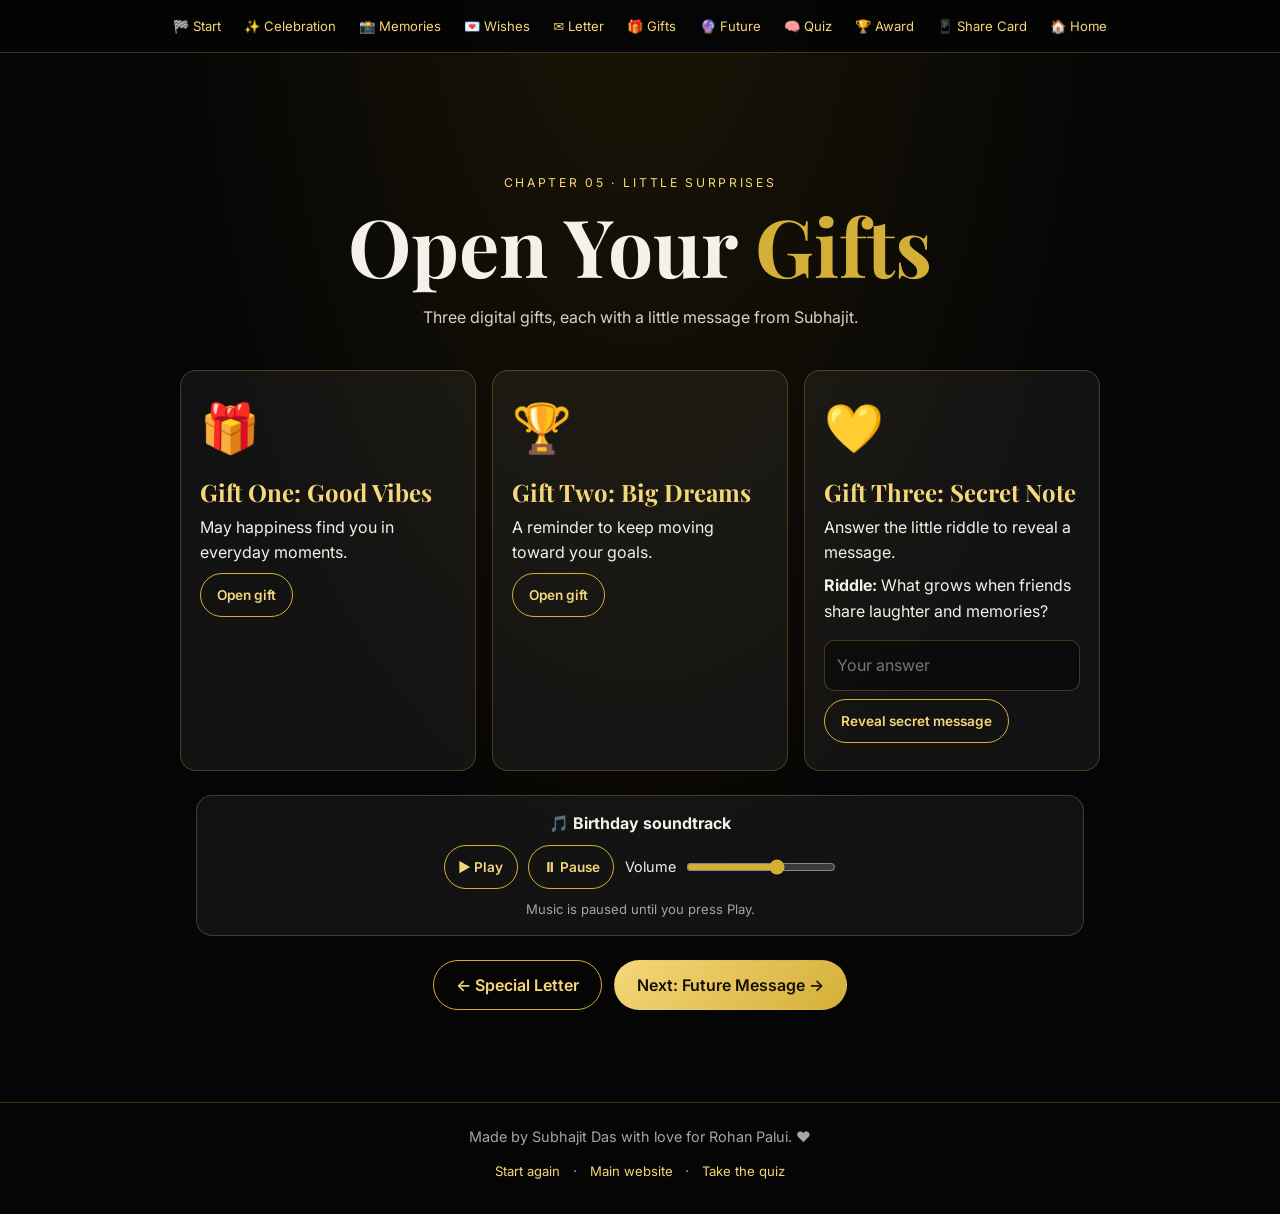
<file: gifts.html>
<!doctype html><html lang="en"><head><meta charset="utf-8"><meta name="viewport" content="width=device-width,initial-scale=1,viewport-fit=cover"><meta name="theme-color" content="#050506"><meta name="description" content="A birthday journey for Rohan Palui, created by Subhajit Das."><title>Virtual Gifts | Rohan's Legendary Day</title><link rel="preconnect" href="https://fonts.googleapis.com"><link href="https://fonts.googleapis.com/css2?family=Inter:wght@400;500;600;700;800&family=Playfair+Display:wght@500;700;900&display=swap" rel="stylesheet"><link rel="stylesheet" href="style.css"></head><body><nav class="site-nav" aria-label="Birthday journey"><a href="start.html">🏁 Start</a><a href="celebration.html">✨ Celebration</a><a href="friendship.html">📸 Memories</a><a href="wishes.html">💌 Wishes</a><a href="letter.html">✉️ Letter</a><a href="gifts.html">🎁 Gifts</a><a href="future.html">🔮 Future</a><a href="quiz.html">🧠 Quiz</a><a href="award.html">🏆 Award</a><a href="share-card.html">📱 Share Card</a><a href="index.html">🏠 Home</a></nav><main class="page-wrap"><header class="page-hero"><div class="eyebrow">CHAPTER 05 · LITTLE SURPRISES</div><h1>Open Your <span class="gold">Gifts</span></h1><p>Three digital gifts, each with a little message from Subhajit.</p></header><section class="page-grid"><article class="feature-card gift"><div><div style="font-size:3rem">🎁</div><h2>Gift One: Good Vibes</h2><p>May happiness find you in everyday moments.</p><button class="btn small reveal-gift" data-message="Gift One: May your days be full of laughter, kindness, and little wins. — Subhajit">Open gift</button></div></article><article class="feature-card gift"><div><div style="font-size:3rem">🏆</div><h2>Gift Two: Big Dreams</h2><p>A reminder to keep moving toward your goals.</p><button class="btn small reveal-gift" data-message="Gift Two: Keep learning, keep growing, and be proud of every step forward. — Subhajit">Open gift</button></div></article><article class="feature-card gift"><div><div style="font-size:3rem">💛</div><h2>Gift Three: Secret Note</h2><p>Answer the little riddle to reveal a message.</p><p><strong>Riddle:</strong> What grows when friends share laughter and memories?</p><input id="riddleAnswer" aria-label="Riddle answer" placeholder="Your answer" style="width:100%;padding:.75rem;border-radius:10px;margin:.5rem 0"><button class="btn small reveal-riddle" type="button">Reveal secret message</button><p id="riddleStatus" class="small-note"></p></div></article></section><section id="giftReveal" class="secret-reveal glass" aria-live="polite"><h2 class="gold">A message from Subhajit</h2><p id="giftMessage"></p></section><section class="music-dock" aria-label="Birthday soundtrack"><strong>🎵 Birthday soundtrack</strong><button class="btn small" id="musicPlay" type="button">▶ Play</button><button class="btn small" id="musicPause" type="button">⏸ Pause</button><label for="musicVolume">Volume</label><input id="musicVolume" type="range" min="0" max="1" step="0.05" value="0.65"><audio id="birthdayAudio" preload="none" loop src="birthday-music.mp3"></audio><span id="musicStatus" class="small-note" aria-live="polite">Music is paused until you press Play.</span></section><script>(function(){const a=document.getElementById('birthdayAudio'),p=document.getElementById('musicPlay'),q=document.getElementById('musicPause'),v=document.getElementById('musicVolume'),s=document.getElementById('musicStatus');a.volume=Number(v.value);p.addEventListener('click',async()=>{try{await a.play();s.textContent='Now playing: birthday-music.mp3'}catch(e){s.textContent='Could not play the file. Check that birthday-music.mp3 is beside this page.'}});q.addEventListener('click',()=>{a.pause();s.textContent='Music paused.'});v.addEventListener('input',()=>a.volume=Number(v.value))})();</script><div class="page-actions"><a class="btn" href="letter.html">← Special Letter</a><a class="btn gold-btn" href="future.html">Next: Future Message →</a></div></main><footer class="site-credit"><p>Made by Subhajit Das with love for Rohan Palui. ❤️</p><p class="journey-links"><a href="start.html">Start again</a> · <a href="index.html">Main website</a> · <a href="quiz.html">Take the quiz</a></p></footer><script>const box=document.getElementById('giftReveal'),out=document.getElementById('giftMessage');document.querySelectorAll('.reveal-gift').forEach(b=>b.onclick=()=>{out.textContent=b.dataset.message;box.classList.add('open');box.scrollIntoView({behavior:'smooth',block:'nearest'})});document.querySelector('.reveal-riddle').onclick=()=>{const a=document.getElementById('riddleAnswer').value.trim().toLowerCase(),s=document.getElementById('riddleStatus');if(['friendship','friendship!','love','friendship and love'].includes(a)){out.textContent='The secret message: Rohan, this website is a reminder that the best gifts are shared memories and friendship. Keep smiling and make this year legendary! — Subhajit ❤️';box.classList.add('open');s.textContent='You solved it! 🎉'}else{s.textContent='Hint: it is a bond between friends. Try again!'}};</script></body></html>
</file>
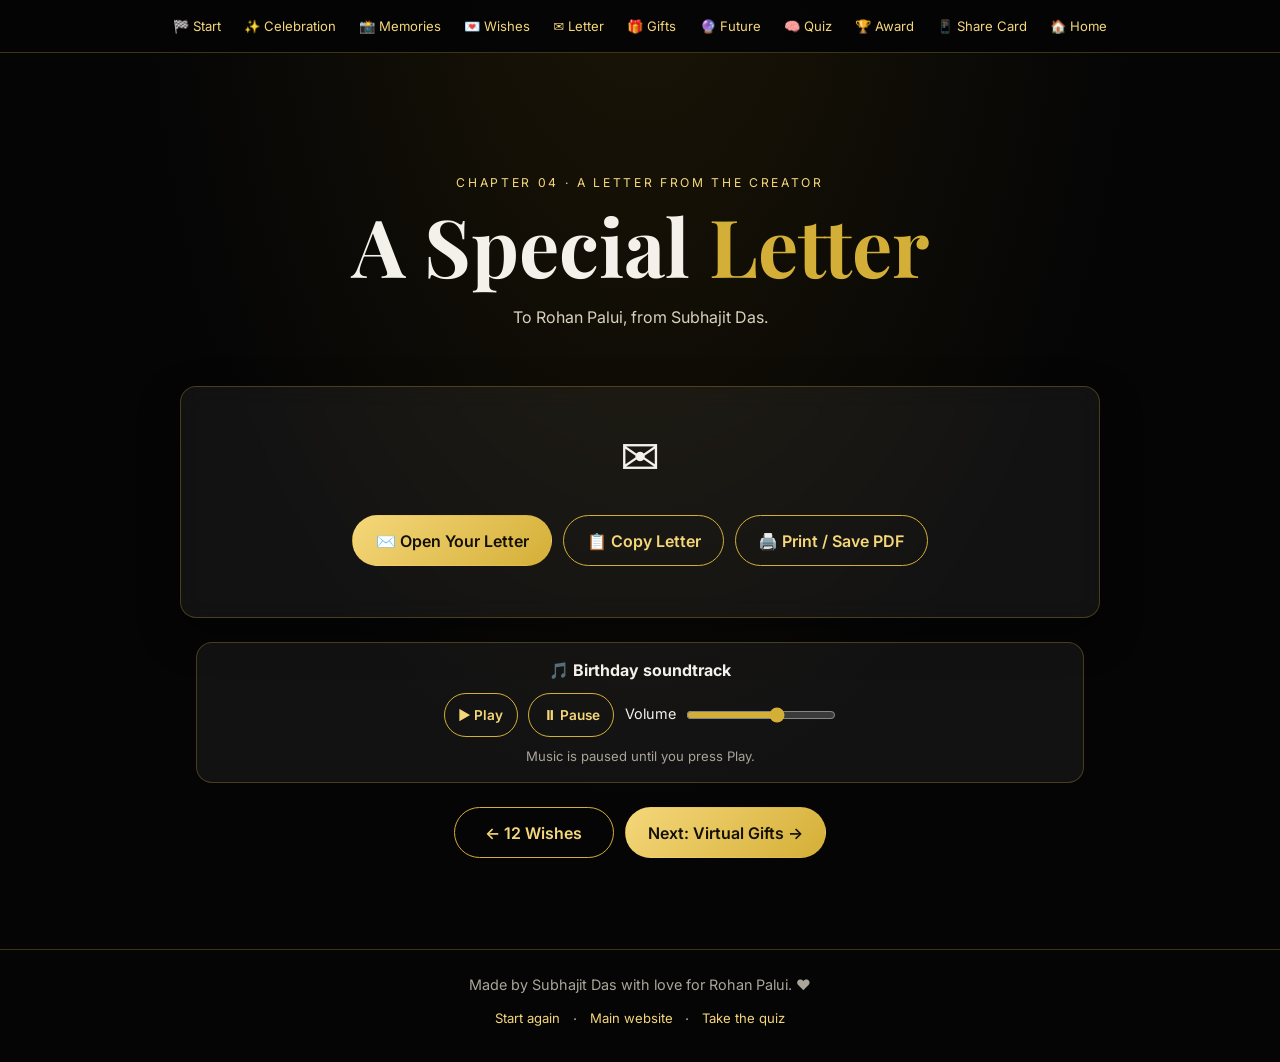
<file: letter.html>
<!doctype html><html lang="en"><head><meta charset="utf-8"><meta name="viewport" content="width=device-width,initial-scale=1,viewport-fit=cover"><meta name="theme-color" content="#050506"><meta name="description" content="A birthday journey for Rohan Palui, created by Subhajit Das."><title>A Letter from Subhajit | Rohan's Legendary Day</title><link rel="preconnect" href="https://fonts.googleapis.com"><link href="https://fonts.googleapis.com/css2?family=Inter:wght@400;500;600;700;800&family=Playfair+Display:wght@500;700;900&display=swap" rel="stylesheet"><link rel="stylesheet" href="style.css"></head><body><nav class="site-nav" aria-label="Birthday journey"><a href="start.html">🏁 Start</a><a href="celebration.html">✨ Celebration</a><a href="friendship.html">📸 Memories</a><a href="wishes.html">💌 Wishes</a><a href="letter.html">✉️ Letter</a><a href="gifts.html">🎁 Gifts</a><a href="future.html">🔮 Future</a><a href="quiz.html">🧠 Quiz</a><a href="award.html">🏆 Award</a><a href="share-card.html">📱 Share Card</a><a href="index.html">🏠 Home</a></nav><main class="page-wrap"><header class="page-hero"><div class="eyebrow">CHAPTER 04 · A LETTER FROM THE CREATOR</div><h1>A Special <span class="gold">Letter</span></h1><p>To Rohan Palui, from Subhajit Das.</p></header><section class="panel glass"><div style="text-align:center;font-size:3rem">✉️</div><div id="letterPaper" class="letter-paper" style="display:none"></div><div class="page-actions"><button class="btn gold-btn" id="openLetter" type="button">✉️ Open Your Letter</button><button class="btn" id="copyLetter" type="button">📋 Copy Letter</button><button class="btn" id="printLetter" type="button">🖨️ Print / Save PDF</button></div><p id="letterStatus" class="small-note" role="status" style="text-align:center"></p></section><section class="music-dock" aria-label="Birthday soundtrack"><strong>🎵 Birthday soundtrack</strong><button class="btn small" id="musicPlay" type="button">▶ Play</button><button class="btn small" id="musicPause" type="button">⏸ Pause</button><label for="musicVolume">Volume</label><input id="musicVolume" type="range" min="0" max="1" step="0.05" value="0.65"><audio id="birthdayAudio" preload="none" loop src="birthday-music.mp3"></audio><span id="musicStatus" class="small-note" aria-live="polite">Music is paused until you press Play.</span></section><script>(function(){const a=document.getElementById('birthdayAudio'),p=document.getElementById('musicPlay'),q=document.getElementById('musicPause'),v=document.getElementById('musicVolume'),s=document.getElementById('musicStatus');a.volume=Number(v.value);p.addEventListener('click',async()=>{try{await a.play();s.textContent='Now playing: birthday-music.mp3'}catch(e){s.textContent='Could not play the file. Check that birthday-music.mp3 is beside this page.'}});q.addEventListener('click',()=>{a.pause();s.textContent='Music paused.'});v.addEventListener('input',()=>a.volume=Number(v.value))})();</script><div class="page-actions"><a class="btn" href="wishes.html">← 12 Wishes</a><a class="btn gold-btn" href="gifts.html">Next: Virtual Gifts →</a></div></main><footer class="site-credit"><p>Made by Subhajit Das with love for Rohan Palui. ❤️</p><p class="journey-links"><a href="start.html">Start again</a> · <a href="index.html">Main website</a> · <a href="quiz.html">Take the quiz</a></p></footer><script>const letterText='Dear Rohan,\n\nHappy Birthday! 🎂\n\nI wanted to make something special to celebrate you, so I built this website as a little birthday journey. It is a digital gift made with time, creativity, and genuine good wishes.\n\nI hope this new year of your life brings you happiness, good health, courage, new opportunities, and many reasons to smile. Keep learning, keep enjoying the things you love, and keep making memories with the people around you.\n\nFrom games and friendly competition to everyday conversations and shared laughs, it is often the small moments that make a friendship meaningful. I hope we have many more good moments and stories ahead.\n\nNo website can capture every memory, but I hope this one reminds you that you are appreciated. May you find things worth working for, people who encourage you, and plenty of fun along the way.\n\nHappy Birthday, Rohan. Stay happy, keep dreaming, and keep being legendary. 👑\n\nWith love and best wishes,\nSubhajit Das ❤️';const paper=document.getElementById("letterPaper"),status=document.getElementById("letterStatus");document.getElementById("openLetter").onclick=()=>{paper.style.display="block";paper.textContent=letterText;document.getElementById("openLetter").textContent="❤️ Letter Opened";paper.scrollIntoView({behavior:matchMedia("(prefers-reduced-motion: reduce)").matches?"auto":"smooth",block:"start"})};document.getElementById("copyLetter").onclick=async()=>{try{await navigator.clipboard.writeText(letterText);status.textContent="Letter copied."}catch(e){status.textContent="Open the letter, then select and copy its text."}};document.getElementById("printLetter").onclick=()=>{paper.style.display="block";paper.textContent=letterText;window.print()};</script></body></html>
</file>
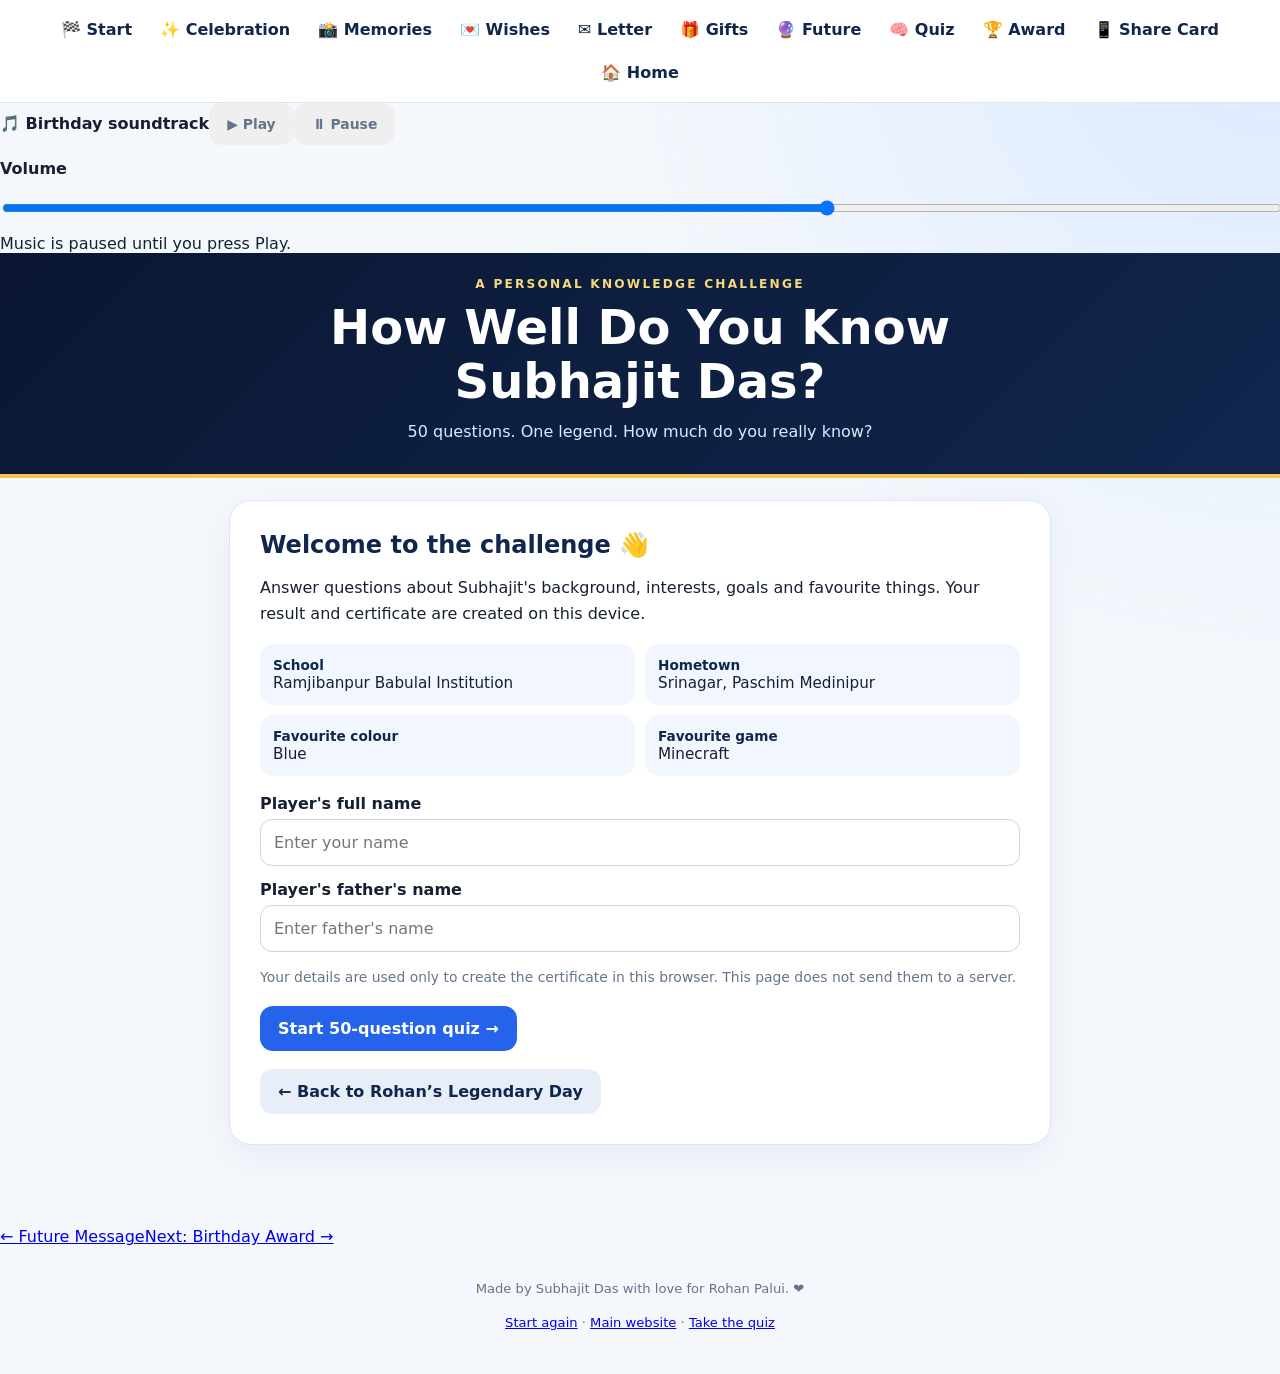
<file: quiz.html>
<!DOCTYPE html>
<html lang="en">
<head>
<meta charset="UTF-8">
<meta name="viewport" content="width=device-width, initial-scale=1">
<meta name="theme-color" content="#10264d">
<title>How Well Do You Know Subhajit Das?</title>
<style>
:root{--navy:#10264d;--blue:#2563eb;--gold:#f5c451;--ink:#172033;--muted:#64748b;--paper:#f4f7fc;--line:#dce5f2;--white:#fff}
*{box-sizing:border-box}body{margin:0;background:radial-gradient(circle at top right,#dbeafe,transparent 35%),var(--paper);font-family:system-ui,-apple-system,Segoe UI,Roboto,Arial,sans-serif;color:var(--ink)}
header{background:linear-gradient(135deg,#0b1732,var(--navy));color:white;padding:24px 16px 30px;text-align:center;border-bottom:4px solid var(--gold)}
.brand{font-size:.76rem;letter-spacing:.18em;text-transform:uppercase;color:#f8d878;font-weight:800}.hero-title{font-size:clamp(1.8rem,5vw,3rem);line-height:1.12;margin:10px auto;max-width:760px}.subtitle{color:#dbeafe;max-width:650px;margin:0 auto}
.wrap{max-width:850px;margin:22px auto;padding:0 14px 44px}.card{background:var(--white);border:1px solid var(--line);border-radius:22px;padding:clamp(18px,4vw,30px);box-shadow:0 12px 35px #10264d0d;margin-bottom:16px}
h2{margin:0 0 12px;color:var(--navy)}p{line-height:1.6}.facts{display:grid;grid-template-columns:repeat(2,minmax(0,1fr));gap:10px;margin:18px 0}.fact{background:#f1f6ff;padding:13px;border-radius:14px}.fact strong{display:block;color:var(--navy);font-size:.85rem}.fact span{font-size:.95rem}
label{display:block;font-weight:700;margin:14px 0 6px}input{width:100%;padding:13px;border:1px solid #cbd5e1;border-radius:12px;font:inherit}
button{border:0;border-radius:13px;padding:13px 18px;font:inherit;font-weight:750;cursor:pointer;transition:transform .12s,opacity .12s}button:active{transform:scale(.98)}button:disabled{opacity:.45;cursor:not-allowed}.primary{background:var(--blue);color:white}.secondary{background:#e8eef8;color:var(--navy)}.gold{background:var(--gold);color:#332400}.button-row{display:flex;flex-wrap:wrap;gap:10px;margin-top:18px}.progress-top{display:flex;justify-content:space-between;gap:10px;color:var(--muted);font-size:.9rem;font-weight:700}.bar{height:9px;background:#e6edf7;border-radius:20px;overflow:hidden;margin:10px 0 24px}.bar>div{height:100%;background:linear-gradient(90deg,var(--blue),#60a5fa);width:0;transition:width .2s}.question{font-size:1.25rem;line-height:1.4;font-weight:800;color:var(--navy);margin:12px 0 18px}.answers{display:grid;gap:10px}.answer{background:#fff;border:1px solid #cbd5e1;text-align:left;display:flex;align-items:center;gap:12px;color:var(--ink);font-weight:600}.answer .letter{display:grid;place-items:center;flex:0 0 32px;height:32px;border-radius:9px;background:#edf3ff;color:var(--blue)}.answer.selected{border:2px solid var(--blue);background:#eff6ff}.small{font-size:.87rem;color:var(--muted)}.hidden{display:none!important}
.result-big{text-align:center;padding:18px;background:linear-gradient(145deg,#eff6ff,#fff8df);border:1px solid #f3d88a;border-radius:18px}.score{font-size:3rem;font-weight:900;color:var(--navy);line-height:1.05}.grade{font-size:1.1rem;font-weight:850;color:#9a6700}.certificate{border:8px double #c99b2e;padding:22px;text-align:center;background:linear-gradient(150deg,#fff,#fffaf0);border-radius:8px;color:#172033}.cert-kicker{letter-spacing:.16em;text-transform:uppercase;color:#9a7217;font-weight:800;font-size:.76rem}.cert-name{font-family:Georgia,serif;font-size:clamp(1.6rem,6vw,2.5rem);font-weight:700;color:#10264d;margin:10px 0}.cert-grid{display:grid;grid-template-columns:repeat(2,minmax(0,1fr));gap:8px;text-align:left;margin:18px 0}.cert-item{padding:10px;background:#fff;border:1px solid #ead9a5;border-radius:8px}.cert-item span{display:block;font-size:.75rem;color:#776333}.cert-item strong{overflow-wrap:anywhere}.letter{white-space:pre-line;background:#f8fafc;border-left:4px solid var(--gold);padding:18px;border-radius:10px;line-height:1.75}
footer{text-align:center;color:var(--muted);font-size:.82rem;padding:18px 10px 28px}.site-nav{display:flex;gap:8px;justify-content:center;flex-wrap:wrap;padding:12px;background:#fff;border-bottom:1px solid var(--line)}.site-nav a,.footer-links a{color:var(--navy);text-decoration:none;font-weight:750;padding:8px 10px;border-radius:10px}.site-nav a:hover,.footer-links a:hover{background:#eff6ff}.footer-links{margin-bottom:8px}.home-link{display:inline-block;text-align:center;text-decoration:none;background:#e8eef8;color:var(--navy);border-radius:13px;padding:13px 18px;font-weight:750}
@media(max-width:520px){.facts{grid-template-columns:1fr 1fr}.card{border-radius:17px}.button-row button{flex:1 1 140px}.cert-grid{gap:6px}.cert-item{padding:8px}}
@media print{body{background:white}.no-print,header,footer,#welcome,#quiz,#letterCard{display:none!important}.wrap{max-width:none;margin:0;padding:0}.card{box-shadow:none;border:0;padding:0}.certificate{border:8px double #c99b2e;min-height:90vh;display:flex;flex-direction:column;justify-content:center}}
</style>
</head>
<body><nav class="site-nav" aria-label="Birthday journey"><a href="start.html">🏁 Start</a><a href="celebration.html">✨ Celebration</a><a href="friendship.html">📸 Memories</a><a href="wishes.html">💌 Wishes</a><a href="letter.html">✉️ Letter</a><a href="gifts.html">🎁 Gifts</a><a href="future.html">🔮 Future</a><a href="quiz.html">🧠 Quiz</a><a href="award.html">🏆 Award</a><a href="share-card.html">📱 Share Card</a><a href="index.html">🏠 Home</a></nav><section class="music-dock" aria-label="Birthday soundtrack"><strong>🎵 Birthday soundtrack</strong><button class="btn small" id="musicPlay" type="button">▶ Play</button><button class="btn small" id="musicPause" type="button">⏸ Pause</button><label for="musicVolume">Volume</label><input id="musicVolume" type="range" min="0" max="1" step="0.05" value="0.65"><audio id="birthdayAudio" preload="none" loop src="birthday-music.mp3"></audio><span id="musicStatus" class="small-note" aria-live="polite">Music is paused until you press Play.</span></section><script>(function(){const a=document.getElementById('birthdayAudio'),p=document.getElementById('musicPlay'),q=document.getElementById('musicPause'),v=document.getElementById('musicVolume'),s=document.getElementById('musicStatus');a.volume=Number(v.value);p.addEventListener('click',async()=>{try{await a.play();s.textContent='Now playing: birthday-music.mp3'}catch(e){s.textContent='Could not play the file. Check that birthday-music.mp3 is beside this page.'}});q.addEventListener('click',()=>{a.pause();s.textContent='Music paused.'});v.addEventListener('input',()=>a.volume=Number(v.value))})();</script>
<header>
  <div class="brand">A Personal Knowledge Challenge</div>
  <h1 class="hero-title">How Well Do You Know<br>Subhajit Das?</h1>
  <p class="subtitle">50 questions. One legend. How much do you really know?</p>
</header>
<main class="wrap">
  <section class="card" id="welcome">
    <h2>Welcome to the challenge 👋</h2>
    <p>Answer questions about Subhajit's background, interests, goals and favourite things. Your result and certificate are created on this device.</p>
    <div class="facts">
      <div class="fact"><strong>School</strong><span>Ramjibanpur Babulal Institution</span></div>
      <div class="fact"><strong>Hometown</strong><span>Srinagar, Paschim Medinipur</span></div>
      <div class="fact"><strong>Favourite colour</strong><span>Blue</span></div>
      <div class="fact"><strong>Favourite game</strong><span>Minecraft</span></div>
    </div>
    <label for="playerName">Player's full name</label><input id="playerName" maxlength="70" placeholder="Enter your name" autocomplete="name">
    <label for="playerFather">Player's father's name</label><input id="playerFather" maxlength="70" placeholder="Enter father's name">
    <p class="small">Your details are used only to create the certificate in this browser. This page does not send them to a server.</p>
    <div class="button-row"><button class="primary" id="startBtn">Start 50-question quiz →</button></div>
    <div class="button-row"><a class="home-link" href="index.html">← Back to Rohan’s Legendary Day</a></div>
  </section>

  <section class="card hidden" id="quiz">
    <div class="progress-top"><span id="progressLabel">Question 1 of 50</span><span id="answeredLabel">0 answered</span></div>
    <div class="bar"><div id="progressBar"></div></div>
    <div class="small" id="categoryLabel">About Subhajit</div>
    <div class="question" id="questionText"></div>
    <div class="answers" id="answers"></div>
    <div class="button-row"><button class="secondary" id="backBtn">← Previous</button><button class="primary" id="nextBtn" disabled>Next question →</button><button class="gold hidden" id="finishBtn">Finish quiz ✓</button></div>
    <p class="small">You can go back and change an answer before finishing.</p>
  </section>

  <section class="card hidden" id="results">
    <h2>Your result</h2>
    <div class="result-big"><div class="score" id="scoreText">0/50</div><div id="percentageText">0%</div><div class="grade" id="gradeText"></div><p id="performanceText"></p></div>
    <div class="button-row no-print"><button class="primary" id="shareBtn">Share result ↗</button><button class="secondary" id="printBtn">Print / Save PDF</button><button class="secondary" id="reviewBtn">Review answers</button></div>
    <p class="small">Certificate details use the name and father's name you entered on the welcome screen.</p>
  </section>

  <section class="card hidden" id="certificateCard">
    <div class="certificate" id="certificate">
      <div class="cert-kicker">Certificate of Achievement</div>
      <h2 style="margin:10px 0 0">HOW WELL DO YOU KNOW SUBHAJIT DAS?</h2>
      <p>This certificate is proudly presented to</p>
      <div class="cert-name" id="certPlayer">Player Name</div>
      <p>Father's name: <strong id="certFather">—</strong></p>
      <p>for completing the personal knowledge challenge about Subhajit Das.</p>
      <div class="cert-grid">
        <div class="cert-item"><span>Total questions</span><strong id="certTotal">50</strong></div>
        <div class="cert-item"><span>Correct answers</span><strong id="certCorrect">0 / 50</strong></div>
        <div class="cert-item"><span>Percentage</span><strong id="certPercent">0%</strong></div>
        <div class="cert-item"><span>Grade</span><strong id="certGrade">E — Mystery Solver</strong></div>
        <div class="cert-item" style="grid-column:1/-1"><span>Performance</span><strong id="certPerformance">Mystery Solver</strong></div>
      </div>
      <p style="font-family:Georgia,serif;font-style:italic">“Every answer brings you one step closer to knowing the legend.”</p>
      <p class="cert-kicker">Issued digitally • Personal quiz certificate</p>
    </div>
    <div class="button-row no-print"><button class="primary" id="certPrintBtn">Print / Save certificate PDF</button><button class="secondary" id="certShareBtn">Share certificate result</button></div>
  </section>

  <section class="card hidden" id="letterCard">
    <h2>A personal letter for you ✉️</h2>
    <div class="letter" id="personalLetter"></div>
    <div class="button-row no-print"><button class="secondary" id="letterShareBtn">Share letter</button></div>
  </section>

  <section class="card hidden" id="reviewCard">
    <h2>Answer review</h2><div id="reviewList"></div>
    <div class="button-row no-print"><button class="secondary" id="backToResultBtn">Back to result</button></div>
  </section>
</main>
<div class="page-actions no-print"><a class="btn" href="future.html">← Future Message</a><a class="btn gold-btn" href="award.html">Next: Birthday Award →</a></div>
<footer class="site-credit"><p>Made by Subhajit Das with love for Rohan Palui. ❤️</p><p class="journey-links"><a href="start.html">Start again</a> · <a href="index.html">Main website</a> · <a href="quiz.html">Take the quiz</a></p></footer>
<script>
const questions = [
{c:"Basic facts",q:"What is Subhajit's full name?",o:["Subhajit Das","Subhajit Dutta","Subhajit Dey","Subhajit Roy"],a:0},
{c:"Basic facts",q:"What is Subhajit's father's name?",o:["Sujit Das","Suman Das","Sunil Das","Sourav Das"],a:0},
{c:"Basic facts",q:"When is Subhajit's date of birth?",o:["3 March 2012","3 May 2012","30 March 2012","3 March 2011"],a:0},
{c:"Basic facts",q:"Which school does Subhajit attend?",o:["Ramjibanpur Babulal Institution","Midnapore Collegiate School","Kharagpur High School","Vidyasagar Shishu Niketan"],a:0},
{c:"Basic facts",q:"Where is Subhajit's hometown?",o:["Srinagar, Paschim Medinipur","Kolkata, West Bengal","Durgapur, West Bengal","Cuttack, Odisha"],a:0},
{c:"Basic facts",q:"Which Indian state is Paschim Medinipur in?",o:["West Bengal","Odisha","Bihar","Jharkhand"],a:0},
{c:"School life",q:"Which class is Subhajit in according to the shared profile?",o:["Class 8","Class 6","Class 9","Class 10"],a:0},
{c:"School life",q:"Which education board is associated with Subhajit's school studies?",o:["WBBSE","CBSE","ICSE","NIOS"],a:0},
{c:"School life",q:"Which two subjects are among Subhajit's favourites?",o:["Geography and English","Physics and Chemistry","History and Sanskrit","Biology and Mathematics"],a:0},
{c:"School life",q:"What is Subhajit's stated study goal for Class 8?",o:["Reach 1020 out of 1200","Reach 400 out of 1200","Stop studying geography","Score exactly 500 out of 1200"],a:0},
{c:"Interests",q:"Which activity is one of Subhajit's hobbies?",o:["Coding","Deep-sea diving","Professional racing","Mountain rescue"],a:0},
{c:"Interests",q:"Which of these is also one of his interests?",o:["Technology","Horse breeding","Opera singing","Shipbuilding"],a:0},
{c:"Interests",q:"Which colour is Subhajit's favourite?",o:["Blue","Orange","Pink","Brown"],a:0},
{c:"Interests",q:"Which game does Subhajit like?",o:["Minecraft","Valorant","Clash Royale","Candy Crush"],a:0},
{c:"Interests",q:"Which food is one of Subhajit's favourites?",o:["Biryani","Sushi","Tacos","Falafel"],a:0},
{c:"Interests",q:"Which chicken dish is among his favourites?",o:["Chicken chaap","Chicken ramen","Chicken schnitzel","Chicken pot pie"],a:0},
{c:"Interests",q:"Which vegetarian food is among his favourites?",o:["Paneer","Tofu sushi","Falafel wrap","Stuffed aubergine"],a:0},
{c:"Interests",q:"Which of these describes Subhajit's interests best?",o:["Coding, business ideas, studying and technology","Only gardening and fishing","Only acting and singing","Only travelling and photography"],a:0},
{c:"Career dreams",q:"Which career area is one of Subhajit's ambitions?",o:["Coding","Marine archaeology only","Professional acting only","Fashion modelling only"],a:0},
{c:"Career dreams",q:"Which financial-market activity does Subhajit want to learn about?",o:["Trading","Auctioneering","Antique restoration","Currency collecting only"],a:0},
{c:"Career dreams",q:"Which career sector is part of Subhajit's goals?",o:["Banking","Film direction only","Veterinary surgery only","Airline piloting only"],a:0},
{c:"Career dreams",q:"Which bank-exam career has Subhajit mentioned as a goal?",o:["SBI PO","Railway driver","Forest guard","Air traffic controller"],a:0},
{c:"Career dreams",q:"What kind of work does Subhajit's coding interest suggest he wants to explore?",o:["Building software and digital tools","Repairing ships at sea","Training racehorses","Making pottery only"],a:0},
{c:"Projects",q:"What is the name of Subhajit's planned business brand?",o:["NEXORA INDUSTRIES","NOVA FARM HOUSE","BLUE PEAK STUDIOS","DAS AIRLINES"],a:0},
{c:"Projects",q:"What is the name of Subhajit's ice-candy business idea?",o:["Maa IceCandy","Blue Moon Café","Srinagar Bakery","Das Book Depot"],a:0},
{c:"Projects",q:"What is the short name of Subhajit's friendship group?",o:["WAL","NXT","DAS","MCI"],a:0},
{c:"Projects",q:"What does WAL stand for?",o:["WE ARE LEGEND","WORLD ART LEAGUE","WESTERN ATHLETICS LINE","WIDE AREA LEARNING"],a:0},
{c:"Projects",q:"When was WE ARE LEGEND founded?",o:["17 June 2023","17 July 2022","1 January 2024","3 March 2023"],a:0},
{c:"Projects",q:"When is the annual WE ARE LEGEND Day?",o:["17 June","3 March","15 August","25 December"],a:0},
{c:"Friends",q:"Which person is one of Subhajit's listed close friends?",o:["Sounak Mallick","Virat Kohli","Sundar Pichai","Neeraj Chopra"],a:0},
{c:"Friends",q:"Which person is another listed close friend?",o:["Arghya Hazra","A. R. Rahman","Rohit Sharma","P. V. Sindhu"],a:0},
{c:"Friends",q:"Which person is the third listed close friend?",o:["Rohan Palui","Amitabh Bachchan","Ratan Tata","Lionel Messi"],a:0},
{c:"Friends",q:"Which of these lists all three friends Subhajit named?",o:["Sounak, Arghya and Rohan","Sounak, Virat and Rohan","Arghya, Sundar and Rohan","Sounak, Arghya and Messi"],a:0},
{c:"Personal profile",q:"Which description best matches Subhajit's interests and ambitions?",o:["A student interested in tech, coding, business and banking","A professional chef who avoids technology","A full-time musician with no study goals","A professional athlete only"],a:0},
{c:"Personal profile",q:"What is the best way to treat a missing personal fact in this quiz?",o:["Leave it out until confirmed","Invent a likely answer","Copy a random person's details","Assume every guess is true"],a:0},
{c:"Geography",q:"Paschim Medinipur is a district in which part of India?",o:["Eastern India","Northern India","Western India","Southern India"],a:0},
{c:"Technology",q:"What does coding usually mean in computing?",o:["Writing instructions a computer can run","Painting a wall with colour codes only","Measuring rainfall by hand","Tuning a musical instrument"],a:0},
{c:"Technology",q:"Which technology is commonly used to structure a web page?",o:["HTML","MP3","JPEG","ZIP"],a:0},
{c:"Technology",q:"Which of these is a sensible way to protect private details on a public website?",o:["Avoid publishing sensitive information","Put every secret in the page source","Share passwords publicly","Use the same password everywhere"],a:0},
{c:"Minecraft",q:"What kind of game is Minecraft?",o:["A sandbox game with building and exploration","A real-time stock exchange","A racing simulator only","A word-processing application"],a:0},
{c:"Minecraft",q:"Which material is commonly mined in Minecraft?",o:["Coal","Cotton candy","Glass noodles","Paper clips"],a:0},
{c:"Values",q:"What does Subhajit's stated career ambition combine?",o:["Technology, trading and banking","Acting, ballet and opera","Farming, sailing and diving","Cooking, fashion and dance"],a:0},
{c:"Values",q:"Which is a good habit for someone balancing school and coding projects?",o:["Plan time for both learning and rest","Skip all schoolwork","Never take breaks","Start every project without a plan"],a:0},
{c:"Values",q:"Why should a quiz certificate show the player's actual score?",o:["To make the result clear and honest","To make every player appear perfect","To hide how many questions were answered","To replace the player's name"],a:0},
{c:"Values",q:"What makes a personal quiz question fair?",o:["It is based on a confirmed fact","It depends on an invented secret","It has two conflicting correct answers","It changes its answer after selection"],a:0},
{c:"Values",q:"Which option best describes the purpose of the quiz?",o:["Find out how well someone knows Subhajit","Rank students by school marks","Test professional coding skills","Measure physical fitness"],a:0},
{c:"Values",q:"What should a player do if they do not know an answer?",o:["Choose the best answer they can","Change the website's code","Assume the certificate is guaranteed","Close the browser without submitting"],a:0},
{c:"Values",q:"Which statement about the certificate is accurate?",o:["It reports the result from this quiz","It is an official school certificate","It guarantees a job","It proves a government qualification"],a:0},
{c:"Final challenge",q:"Which combination matches Subhajit's favourites?",o:["Blue, Minecraft, biryani and paneer","Red, chess, tacos and olives","Green, golf, sushi and dates","Black, rugby, pasta and figs"],a:0},
{c:"Final challenge",q:"What is the central theme of this website?",o:["How well someone knows Subhajit Das","A public exam registration portal","A banking transaction service","A multiplayer Minecraft server"],a:0}
];

// Shuffle choices while preserving the correct answer.
for (const q of questions) {
  const correct = q.o[q.a];
  q.o = q.o.map((text,i)=>({text,sort:Math.random()})).sort((a,b)=>a.sort-b.sort).map(x=>x.text);
  q.a = q.o.indexOf(correct);
}
let answers = Array(questions.length).fill(null), current = 0, result = null, player = "", father = "";
const $ = id => document.getElementById(id);
function show(id){$(id).classList.remove("hidden")}
function hide(id){$(id).classList.add("hidden")}
function renderQuestion(){
 const q=questions[current];
 $("progressLabel").textContent=`Question ${current+1} of ${questions.length}`;
 $("answeredLabel").textContent=`${answers.filter(x=>x!==null).length} answered`;
 $("progressBar").style.width=`${(current+1)/questions.length*100}%`;
 $("categoryLabel").textContent=q.c;
 $("questionText").textContent=q.q;
 $("answers").innerHTML="";
 q.o.forEach((opt,i)=>{
   const b=document.createElement("button"); b.className="answer"+(answers[current]===i?" selected":""); b.type="button";
   const letter=document.createElement("span");letter.className="letter";letter.textContent=String.fromCharCode(65+i);
   const text=document.createElement("span");text.textContent=opt;b.append(letter,text);
   b.onclick=()=>{answers[current]=i;renderQuestion()};$("answers").appendChild(b);
 });
 $("backBtn").disabled=current===0;
 $("nextBtn").classList.toggle("hidden",current===questions.length-1);
 $("finishBtn").classList.toggle("hidden",current!==questions.length-1);
 $("nextBtn").disabled=answers[current]===null;
 $("finishBtn").disabled=answers[current]===null;
}
function gradeFor(p){
 if(p>=90)return ["S","Subhajit Expert"];
 if(p>=80)return ["A","True Legend"];
 if(p>=65)return ["B","Close Friend"];
 if(p>=50)return ["C","Good Acquaintance"];
 if(p>=35)return ["D","Still Learning"];
 return ["E","Mystery Solver"];
}
function finish(){
 if(answers.some(a=>a===null)){alert("Please answer every question before finishing.");return}
 const correct=questions.reduce((n,q,i)=>n+(answers[i]===q.a?1:0),0);
 const pct=Math.round(correct/questions.length*100),[grade,performance]=gradeFor(pct);
 result={correct,pct,grade,performance};
 hide("quiz");show("results");show("certificateCard");show("letterCard");hide("reviewCard");
 $("scoreText").textContent=`${correct}/${questions.length}`;$("percentageText").textContent=`${pct}%`;
 $("gradeText").textContent=`Grade ${grade} — ${performance}`;
 $("performanceText").textContent=pct>=90?"Outstanding! You know Subhajit exceptionally well.":pct>=80?"Excellent result! You know many details about Subhajit.":pct>=65?"Great effort! You know Subhajit quite well.":pct>=50?"Good attempt! There is still more to learn.":pct>=35?"Keep learning more about Subhajit and try again.":"A mystery remains! Talk to Subhajit and give it another try.";
 $("certPlayer").textContent=player;$("certFather").textContent=father||"Not provided";
 $("certTotal").textContent=questions.length;$("certCorrect").textContent=`${correct} / ${questions.length}`;
 $("certPercent").textContent=`${pct}%`;$("certGrade").textContent=`${grade} — ${performance}`;$("certPerformance").textContent=$("performanceText").textContent;
 $("personalLetter").textContent=`Dear ${player},\n\nThank you for taking the “How Well Do You Know Subhajit Das?” challenge. You answered ${correct} out of ${questions.length} questions correctly, earning ${pct}% and Grade ${grade} — ${performance}.\n\nEvery friendship grows through curiosity, conversations and shared memories. Whether you scored high or found a few surprises, this quiz is a fun way to learn more about Subhajit’s interests, dreams and favourite things.\n\nKeep being curious, keep supporting your friends, and remember that the best way to know someone is to spend time with them and listen.\n\nWith best wishes,\nThe Subhajit Das Quiz`;
 window.scrollTo({top:0,behavior:"smooth"});
}
function shareText(){return `How Well Do You Know Subhajit Das?\nPlayer: ${player}\nFather's name: ${father||"Not provided"}\nScore: ${result.correct}/${questions.length} (${result.pct}%)\nGrade: ${result.grade} — ${result.performance}\nCan you beat my score?`}
async function share(text){
 if(navigator.share){try{await navigator.share({title:"How Well Do You Know Subhajit Das?",text});return}catch(e){if(e.name==="AbortError")return}}
 try{await navigator.clipboard.writeText(text);alert("Result copied! You can paste it into WhatsApp or another app.")}catch(e){window.prompt("Copy your result:",text)}
}
$("startBtn").onclick=()=>{
 player=$("playerName").value.trim();father=$("playerFather").value.trim();
 if(!player){alert("Please enter the player's name first.");$("playerName").focus();return}
 hide("welcome");show("quiz");current=0;renderQuestion();window.scrollTo({top:0,behavior:"smooth"});
};
$("backBtn").onclick=()=>{if(current>0){current--;renderQuestion()}};
$("nextBtn").onclick=()=>{if(current<questions.length-1){current++;renderQuestion()}};
$("finishBtn").onclick=finish;
$("shareBtn").onclick=()=>share(shareText());
$("certShareBtn").onclick=()=>share(shareText()+"\nCertificate: How Well Do You Know Subhajit Das?");
$("letterShareBtn").onclick=()=>share($("personalLetter").textContent);
$("printBtn").onclick=()=>window.print();$("certPrintBtn").onclick=()=>window.print();
$("reviewBtn").onclick=()=>{
 hide("results");hide("certificateCard");hide("letterCard");show("reviewCard");
 const list=$("reviewList");list.innerHTML="";
 questions.forEach((q,i)=>{const d=document.createElement("div");d.style.cssText="padding:12px 0;border-bottom:1px solid #e2e8f0";
 const title=document.createElement("strong");title.textContent=`${i+1}. ${q.q}`;const detail=document.createElement("p");detail.style.margin="6px 0 0";detail.textContent=`Your answer: ${q.o[answers[i]]} ${answers[i]===q.a?"✓":"—"} | Correct answer: ${q.o[q.a]}`;detail.style.color=answers[i]===q.a?"#166534":"#b91c1c";d.append(title,detail);list.appendChild(d)});
 window.scrollTo({top:0,behavior:"smooth"});
};
$("backToResultBtn").onclick=()=>{hide("reviewCard");show("results");show("certificateCard");show("letterCard")};
</script>
</body>
</html>
</file>
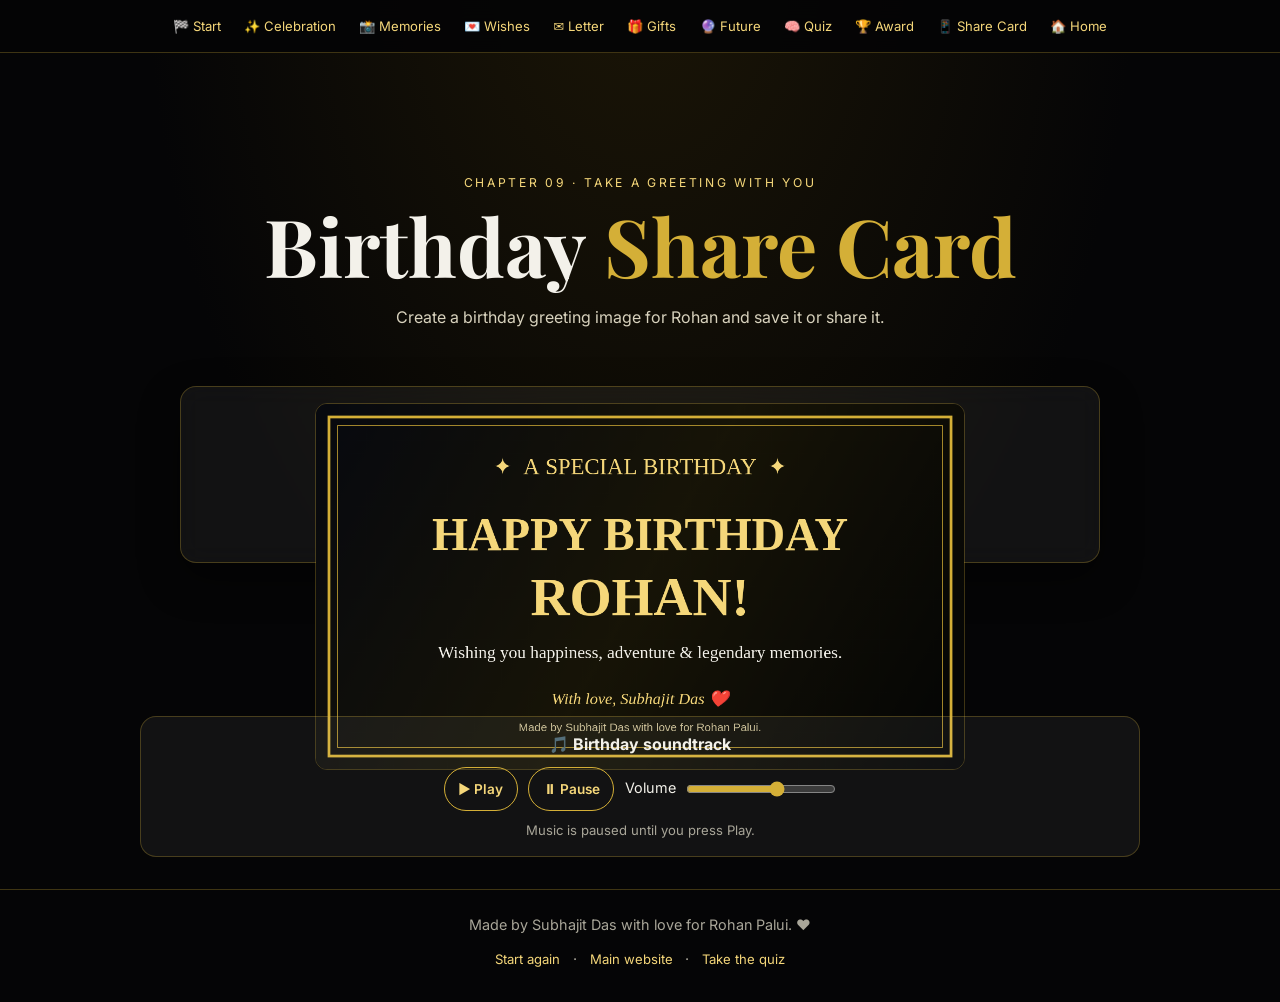
<file: share-card.html>
<!doctype html><html lang="en"><head><meta charset="utf-8"><meta name="viewport" content="width=device-width,initial-scale=1,viewport-fit=cover"><meta name="theme-color" content="#050506"><meta name="description" content="A birthday journey for Rohan Palui, created by Subhajit Das."><title>Shareable Birthday Card | Rohan's Legendary Day</title><link rel="preconnect" href="https://fonts.googleapis.com"><link href="https://fonts.googleapis.com/css2?family=Inter:wght@400;500;600;700;800&family=Playfair+Display:wght@500;700;900&display=swap" rel="stylesheet"><link rel="stylesheet" href="style.css"></head><body><nav class="site-nav" aria-label="Birthday journey"><a href="start.html">🏁 Start</a><a href="celebration.html">✨ Celebration</a><a href="friendship.html">📸 Memories</a><a href="wishes.html">💌 Wishes</a><a href="letter.html">✉️ Letter</a><a href="gifts.html">🎁 Gifts</a><a href="future.html">🔮 Future</a><a href="quiz.html">🧠 Quiz</a><a href="award.html">🏆 Award</a><a href="share-card.html">📱 Share Card</a><a href="index.html">🏠 Home</a></nav><main class="page-wrap"><header class="page-hero"><div class="eyebrow">CHAPTER 09 · TAKE A GREETING WITH YOU</div><h1>Birthday <span class="gold">Share Card</span></h1><p>Create a birthday greeting image for Rohan and save it or share it.</p></header><section class="panel glass"><canvas class="card-canvas" id="birthdayCard" width="1200" height="675" aria-label="Preview of the birthday greeting card"></canvas><div class="page-actions"><button class="btn gold-btn" id="downloadCard" type="button">⬇ Save greeting PNG</button><button class="btn" id="shareCard" type="button">📱 Share card</button></div><p id="shareStatus" class="small-note" role="status" style="text-align:center">The card is generated on your device.</p></section><div class="page-actions"><a class="btn" href="award.html">← Birthday Award</a><a class="btn gold-btn" href="index.html">Finish: Main Website →</a></div></main><section class="music-dock" aria-label="Birthday soundtrack"><strong>🎵 Birthday soundtrack</strong><button class="btn small" id="musicPlay" type="button">▶ Play</button><button class="btn small" id="musicPause" type="button">⏸ Pause</button><label for="musicVolume">Volume</label><input id="musicVolume" type="range" min="0" max="1" step="0.05" value="0.65"><audio id="birthdayAudio" preload="none" loop src="birthday-music.mp3"></audio><span id="musicStatus" class="small-note" aria-live="polite">Music is paused until you press Play.</span></section><script>(function(){const a=document.getElementById('birthdayAudio'),p=document.getElementById('musicPlay'),q=document.getElementById('musicPause'),v=document.getElementById('musicVolume'),s=document.getElementById('musicStatus');a.volume=Number(v.value);p.addEventListener('click',async()=>{try{await a.play();s.textContent='Now playing: birthday-music.mp3'}catch(e){s.textContent='Could not play the file. Check that birthday-music.mp3 is beside this page.'}});q.addEventListener('click',()=>{a.pause();s.textContent='Music paused.'});v.addEventListener('input',()=>a.volume=Number(v.value))})();</script><footer class="site-credit"><p>Made by Subhajit Das with love for Rohan Palui. ❤️</p><p class="journey-links"><a href="start.html">Start again</a> · <a href="index.html">Main website</a> · <a href="quiz.html">Take the quiz</a></p></footer><script>(function(){const c=document.getElementById('birthdayCard'),x=c.getContext('2d'),status=document.getElementById('shareStatus');function draw(){const g=x.createLinearGradient(0,0,1200,675);g.addColorStop(0,'#07090f');g.addColorStop(.5,'#171407');g.addColorStop(1,'#030405');x.fillStyle=g;x.fillRect(0,0,1200,675);x.strokeStyle='#d4af37';x.lineWidth=5;x.strokeRect(24,24,1152,627);x.lineWidth=1.5;x.strokeRect(40,40,1120,595);x.textAlign='center';x.fillStyle='#f5d77a';x.font='42px Georgia';x.fillText('✦  A SPECIAL BIRTHDAY  ✦',600,130);x.font='bold 86px Georgia';x.fillText('HAPPY BIRTHDAY',600,270);x.font='bold 100px Georgia';x.fillText('ROHAN!',600,390);x.font='32px Georgia';x.fillStyle='#f3f1ea';x.fillText('Wishing you happiness, adventure & legendary memories.',600,470);x.font='italic 30px Georgia';x.fillStyle='#f5d77a';x.fillText('With love, Subhajit Das ❤️',600,555);x.font='21px Arial';x.fillStyle='#c9bd93';x.fillText("Made by Subhajit Das with love for Rohan Palui.",600,605)}draw();document.getElementById('downloadCard').onclick=()=>{const a=document.createElement('a');a.download='rohan-birthday-card.png';a.href=c.toDataURL('image/png');a.click();status.textContent='Your PNG greeting card has been saved.'};document.getElementById('shareCard').onclick=async()=>{try{const blob=await new Promise(r=>c.toBlob(r,'image/png'));const file=new File([blob],'rohan-birthday-card.png',{type:'image/png'});if(navigator.canShare&&navigator.canShare({files:[file]})){await navigator.share({files:[file],title:"Happy Birthday, Rohan!",text:'A birthday greeting made by Subhajit.'});status.textContent='Share sheet opened.'}else{status.textContent='Direct image sharing is not supported here. Use Save greeting PNG, then share it from your gallery.'}}catch(e){status.textContent='Sharing was cancelled or unavailable. You can still save the PNG.'}}})();</script></body></html>
</file>
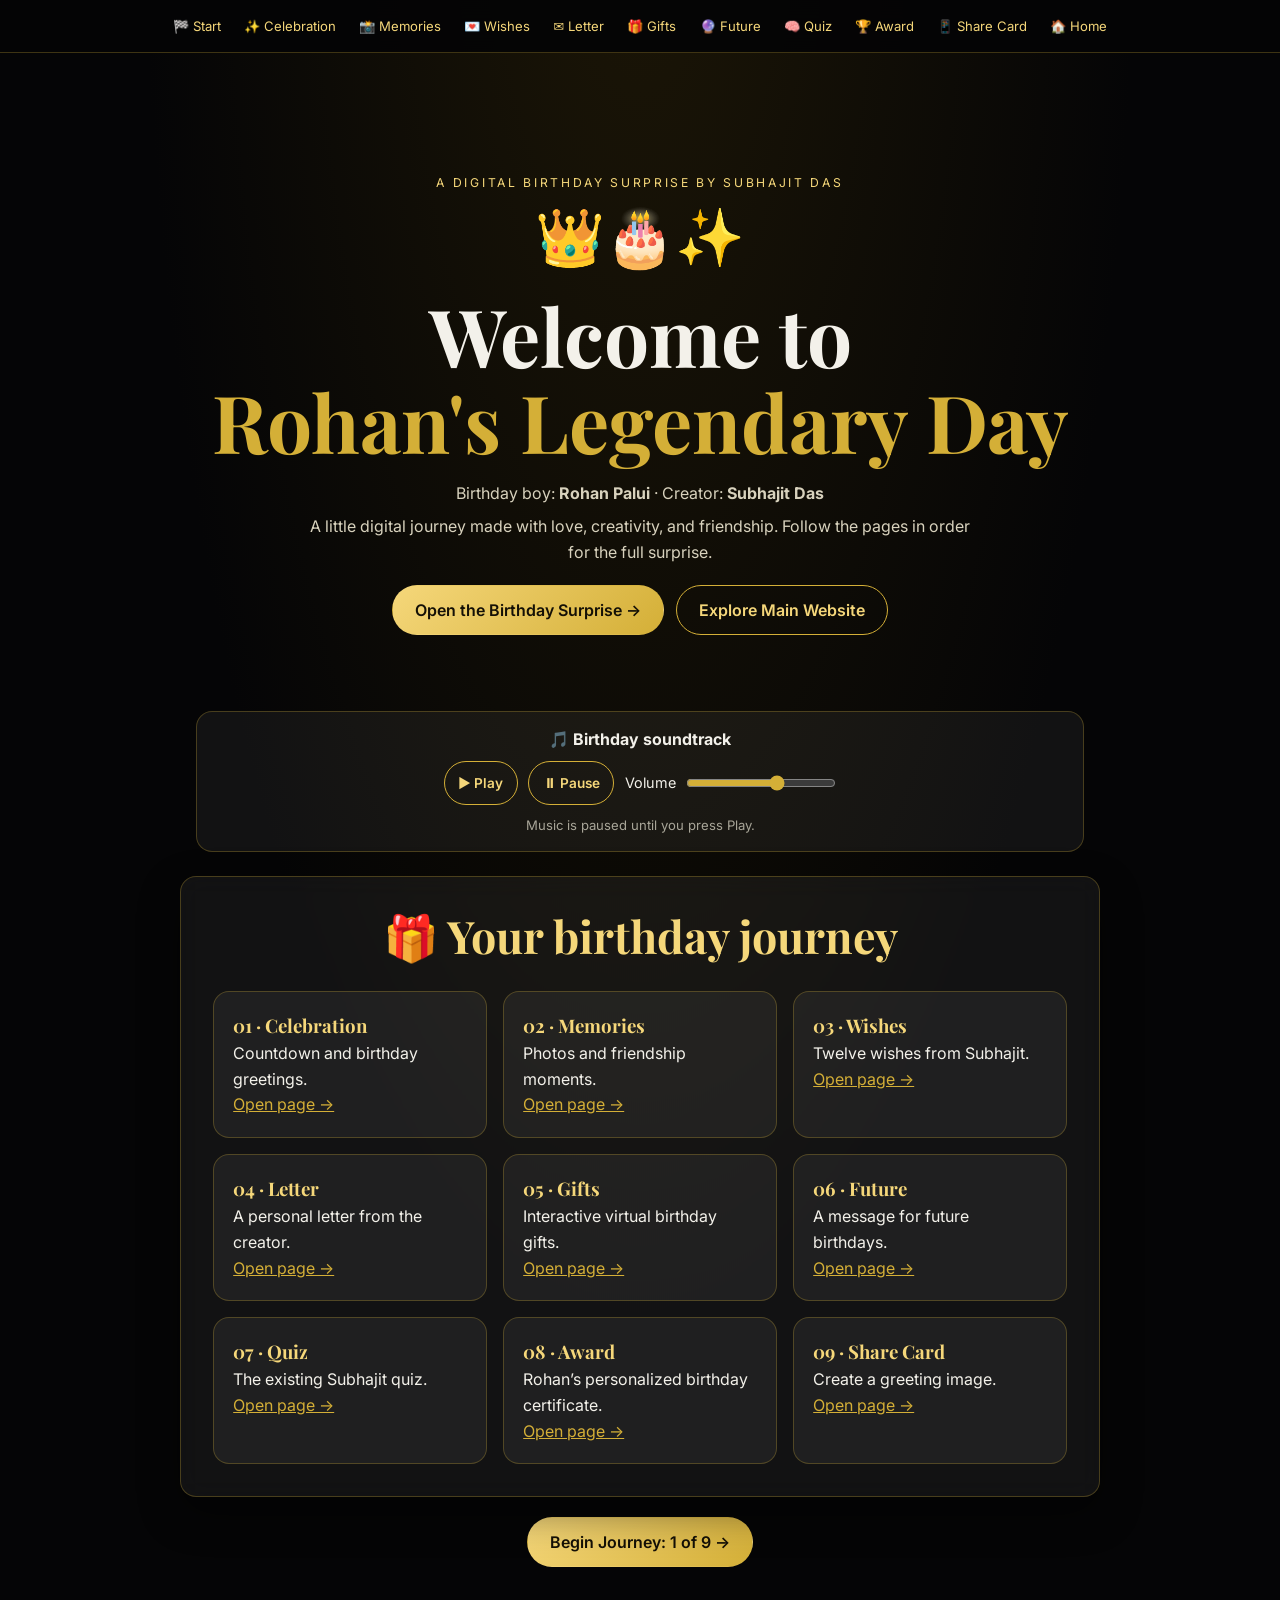
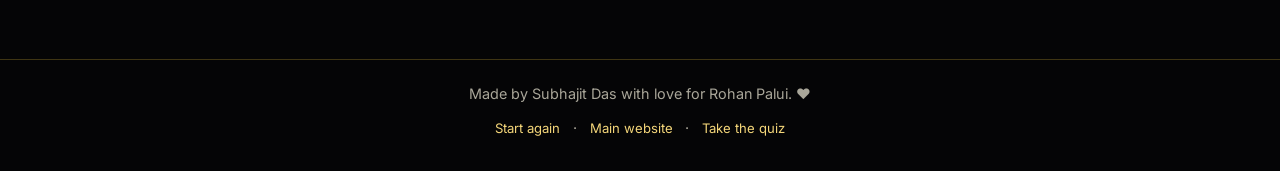
<file: start.html>
<!doctype html><html lang="en"><head><meta charset="utf-8"><meta name="viewport" content="width=device-width,initial-scale=1,viewport-fit=cover"><meta name="theme-color" content="#050506"><meta name="description" content="A birthday journey for Rohan Palui, created by Subhajit Das."><title>Start Here | Rohan's Legendary Day</title><link rel="preconnect" href="https://fonts.googleapis.com"><link href="https://fonts.googleapis.com/css2?family=Inter:wght@400;500;600;700;800&family=Playfair+Display:wght@500;700;900&display=swap" rel="stylesheet"><link rel="stylesheet" href="style.css"></head><body><nav class="site-nav" aria-label="Birthday journey"><a href="start.html">🏁 Start</a><a href="celebration.html">✨ Celebration</a><a href="friendship.html">📸 Memories</a><a href="wishes.html">💌 Wishes</a><a href="letter.html">✉️ Letter</a><a href="gifts.html">🎁 Gifts</a><a href="future.html">🔮 Future</a><a href="quiz.html">🧠 Quiz</a><a href="award.html">🏆 Award</a><a href="share-card.html">📱 Share Card</a><a href="index.html">🏠 Home</a></nav><main class="page-wrap"><header class="page-hero"><div class="eyebrow">A DIGITAL BIRTHDAY SURPRISE BY SUBHAJIT DAS</div><div style="font-size:3.5rem">👑🎂✨</div><h1>Welcome to<br><span class="gold">Rohan's Legendary Day</span></h1><p>Birthday boy: <strong>Rohan Palui</strong> · Creator: <strong>Subhajit Das</strong></p><p>A little digital journey made with love, creativity, and friendship. Follow the pages in order for the full surprise.</p><div class="page-actions"><a class="btn gold-btn" href="celebration.html">Open the Birthday Surprise →</a><a class="btn" href="index.html">Explore Main Website</a></div></header><section class="music-dock" aria-label="Birthday soundtrack"><strong>🎵 Birthday soundtrack</strong><button class="btn small" id="musicPlay" type="button">▶ Play</button><button class="btn small" id="musicPause" type="button">⏸ Pause</button><label for="musicVolume">Volume</label><input id="musicVolume" type="range" min="0" max="1" step="0.05" value="0.65"><audio id="birthdayAudio" preload="none" loop src="birthday-music.mp3"></audio><span id="musicStatus" class="small-note" aria-live="polite">Music is paused until you press Play.</span></section><script>(function(){const a=document.getElementById('birthdayAudio'),p=document.getElementById('musicPlay'),q=document.getElementById('musicPause'),v=document.getElementById('musicVolume'),s=document.getElementById('musicStatus');a.volume=Number(v.value);p.addEventListener('click',async()=>{try{await a.play();s.textContent='Now playing: birthday-music.mp3'}catch(e){s.textContent='Could not play the file. Check that birthday-music.mp3 is beside this page.'}});q.addEventListener('click',()=>{a.pause();s.textContent='Music paused.'});v.addEventListener('input',()=>a.volume=Number(v.value))})();</script><section class="panel glass"><h2>🎁 Your birthday journey</h2><div class="page-grid"><article class="feature-card"><h3>01 · Celebration</h3><p>Countdown and birthday greetings.</p><a class="gold" href="celebration.html">Open page →</a></article><article class="feature-card"><h3>02 · Memories</h3><p>Photos and friendship moments.</p><a class="gold" href="friendship.html">Open page →</a></article><article class="feature-card"><h3>03 · Wishes</h3><p>Twelve wishes from Subhajit.</p><a class="gold" href="wishes.html">Open page →</a></article><article class="feature-card"><h3>04 · Letter</h3><p>A personal letter from the creator.</p><a class="gold" href="letter.html">Open page →</a></article><article class="feature-card"><h3>05 · Gifts</h3><p>Interactive virtual birthday gifts.</p><a class="gold" href="gifts.html">Open page →</a></article><article class="feature-card"><h3>06 · Future</h3><p>A message for future birthdays.</p><a class="gold" href="future.html">Open page →</a></article><article class="feature-card"><h3>07 · Quiz</h3><p>The existing Subhajit quiz.</p><a class="gold" href="quiz.html">Open page →</a></article><article class="feature-card"><h3>08 · Award</h3><p>Rohan’s personalized birthday certificate.</p><a class="gold" href="award.html">Open page →</a></article><article class="feature-card"><h3>09 · Share Card</h3><p>Create a greeting image.</p><a class="gold" href="share-card.html">Open page →</a></article></div></section><div class="page-actions"><a class="btn gold-btn" href="celebration.html">Begin Journey: 1 of 9 →</a></div></main><footer class="site-credit"><p>Made by Subhajit Das with love for Rohan Palui. ❤️</p><p class="journey-links"><a href="start.html">Start again</a> · <a href="index.html">Main website</a> · <a href="quiz.html">Take the quiz</a></p></footer></body></html>
</file>
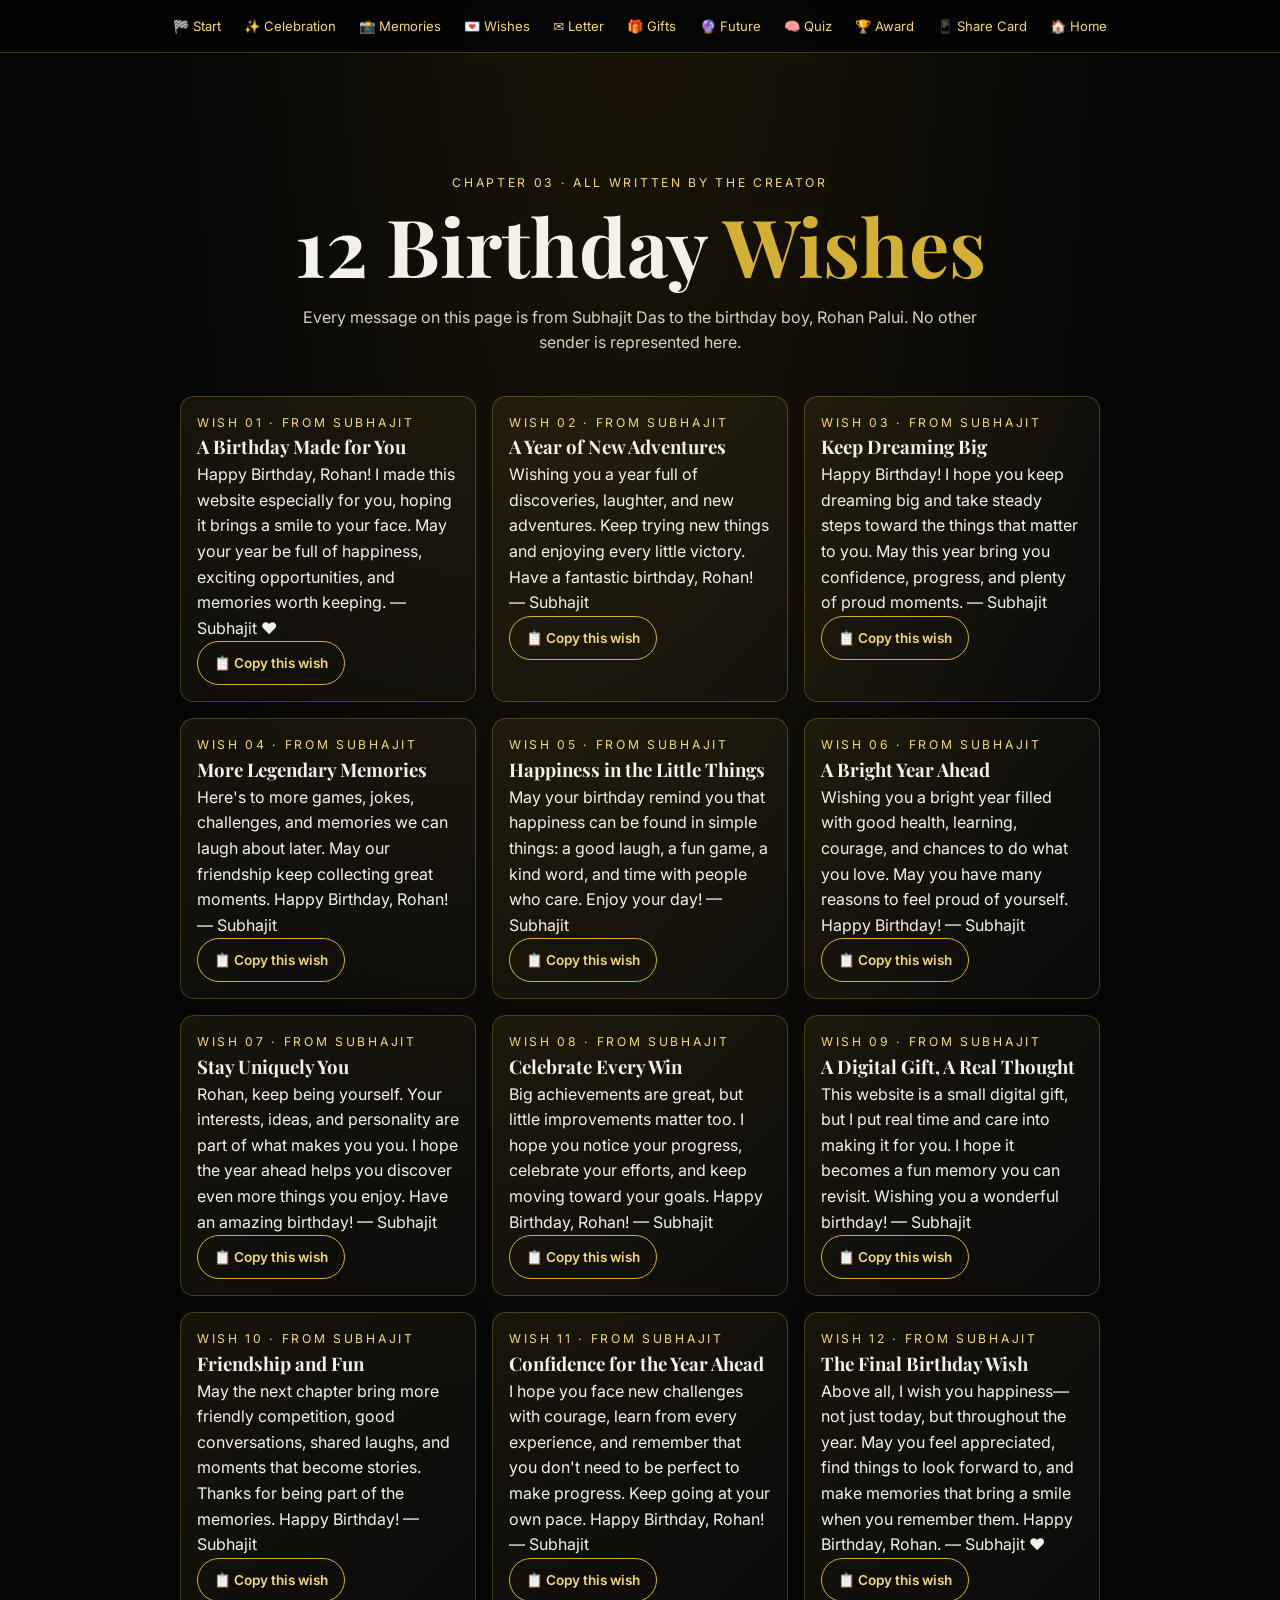
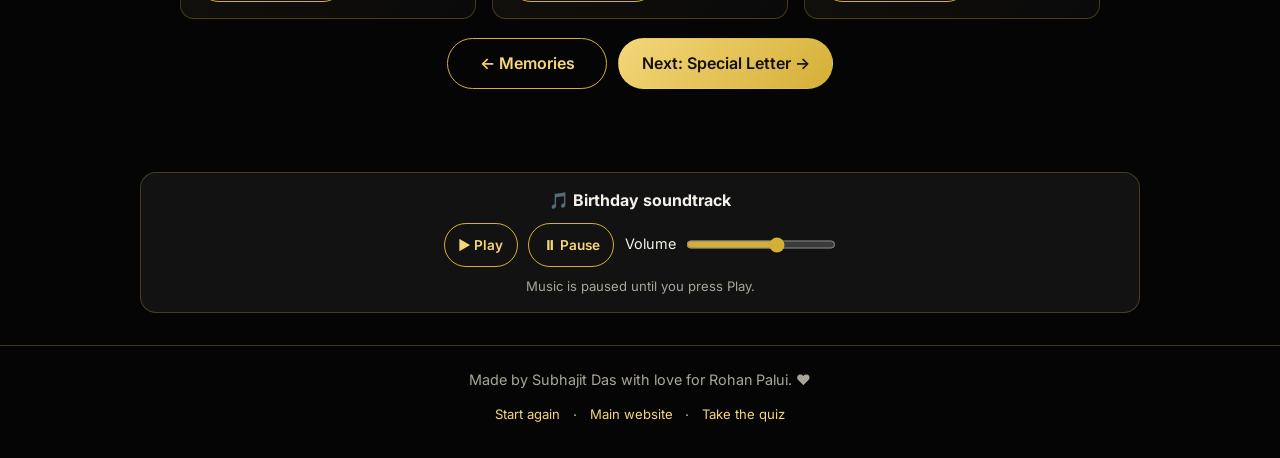
<file: wishes.html>
<!doctype html><html lang="en"><head><meta charset="utf-8"><meta name="viewport" content="width=device-width,initial-scale=1,viewport-fit=cover"><meta name="theme-color" content="#050506"><meta name="description" content="A birthday journey for Rohan Palui, created by Subhajit Das."><title>12 Wishes from Subhajit | Rohan's Legendary Day</title><link rel="preconnect" href="https://fonts.googleapis.com"><link href="https://fonts.googleapis.com/css2?family=Inter:wght@400;500;600;700;800&family=Playfair+Display:wght@500;700;900&display=swap" rel="stylesheet"><link rel="stylesheet" href="style.css"></head><body><nav class="site-nav" aria-label="Birthday journey"><a href="start.html">🏁 Start</a><a href="celebration.html">✨ Celebration</a><a href="friendship.html">📸 Memories</a><a href="wishes.html">💌 Wishes</a><a href="letter.html">✉️ Letter</a><a href="gifts.html">🎁 Gifts</a><a href="future.html">🔮 Future</a><a href="quiz.html">🧠 Quiz</a><a href="award.html">🏆 Award</a><a href="share-card.html">📱 Share Card</a><a href="index.html">🏠 Home</a></nav><main class="page-wrap"><header class="page-hero"><div class="eyebrow">CHAPTER 03 · ALL WRITTEN BY THE CREATOR</div><h1>12 Birthday <span class="gold">Wishes</span></h1><p>Every message on this page is from Subhajit Das to the birthday boy, Rohan Palui. No other sender is represented here.</p></header><section class="page-grid" id="wishList"><article class="wish-card"><p class="eyebrow">WISH 01 · FROM SUBHAJIT</p><h3>A Birthday Made for You</h3><p>Happy Birthday, Rohan! I made this website especially for you, hoping it brings a smile to your face. May your year be full of happiness, exciting opportunities, and memories worth keeping. — Subhajit ❤️</p><button class="btn small copy-wish" type="button">📋 Copy this wish</button></article><article class="wish-card"><p class="eyebrow">WISH 02 · FROM SUBHAJIT</p><h3>A Year of New Adventures</h3><p>Wishing you a year full of discoveries, laughter, and new adventures. Keep trying new things and enjoying every little victory. Have a fantastic birthday, Rohan! — Subhajit</p><button class="btn small copy-wish" type="button">📋 Copy this wish</button></article><article class="wish-card"><p class="eyebrow">WISH 03 · FROM SUBHAJIT</p><h3>Keep Dreaming Big</h3><p>Happy Birthday! I hope you keep dreaming big and take steady steps toward the things that matter to you. May this year bring you confidence, progress, and plenty of proud moments. — Subhajit</p><button class="btn small copy-wish" type="button">📋 Copy this wish</button></article><article class="wish-card"><p class="eyebrow">WISH 04 · FROM SUBHAJIT</p><h3>More Legendary Memories</h3><p>Here's to more games, jokes, challenges, and memories we can laugh about later. May our friendship keep collecting great moments. Happy Birthday, Rohan! — Subhajit</p><button class="btn small copy-wish" type="button">📋 Copy this wish</button></article><article class="wish-card"><p class="eyebrow">WISH 05 · FROM SUBHAJIT</p><h3>Happiness in the Little Things</h3><p>May your birthday remind you that happiness can be found in simple things: a good laugh, a fun game, a kind word, and time with people who care. Enjoy your day! — Subhajit</p><button class="btn small copy-wish" type="button">📋 Copy this wish</button></article><article class="wish-card"><p class="eyebrow">WISH 06 · FROM SUBHAJIT</p><h3>A Bright Year Ahead</h3><p>Wishing you a bright year filled with good health, learning, courage, and chances to do what you love. May you have many reasons to feel proud of yourself. Happy Birthday! — Subhajit</p><button class="btn small copy-wish" type="button">📋 Copy this wish</button></article><article class="wish-card"><p class="eyebrow">WISH 07 · FROM SUBHAJIT</p><h3>Stay Uniquely You</h3><p>Rohan, keep being yourself. Your interests, ideas, and personality are part of what makes you you. I hope the year ahead helps you discover even more things you enjoy. Have an amazing birthday! — Subhajit</p><button class="btn small copy-wish" type="button">📋 Copy this wish</button></article><article class="wish-card"><p class="eyebrow">WISH 08 · FROM SUBHAJIT</p><h3>Celebrate Every Win</h3><p>Big achievements are great, but little improvements matter too. I hope you notice your progress, celebrate your efforts, and keep moving toward your goals. Happy Birthday, Rohan! — Subhajit</p><button class="btn small copy-wish" type="button">📋 Copy this wish</button></article><article class="wish-card"><p class="eyebrow">WISH 09 · FROM SUBHAJIT</p><h3>A Digital Gift, A Real Thought</h3><p>This website is a small digital gift, but I put real time and care into making it for you. I hope it becomes a fun memory you can revisit. Wishing you a wonderful birthday! — Subhajit</p><button class="btn small copy-wish" type="button">📋 Copy this wish</button></article><article class="wish-card"><p class="eyebrow">WISH 10 · FROM SUBHAJIT</p><h3>Friendship and Fun</h3><p>May the next chapter bring more friendly competition, good conversations, shared laughs, and moments that become stories. Thanks for being part of the memories. Happy Birthday! — Subhajit</p><button class="btn small copy-wish" type="button">📋 Copy this wish</button></article><article class="wish-card"><p class="eyebrow">WISH 11 · FROM SUBHAJIT</p><h3>Confidence for the Year Ahead</h3><p>I hope you face new challenges with courage, learn from every experience, and remember that you don't need to be perfect to make progress. Keep going at your own pace. Happy Birthday, Rohan! — Subhajit</p><button class="btn small copy-wish" type="button">📋 Copy this wish</button></article><article class="wish-card"><p class="eyebrow">WISH 12 · FROM SUBHAJIT</p><h3>The Final Birthday Wish</h3><p>Above all, I wish you happiness—not just today, but throughout the year. May you feel appreciated, find things to look forward to, and make memories that bring a smile when you remember them. Happy Birthday, Rohan. — Subhajit ❤️</p><button class="btn small copy-wish" type="button">📋 Copy this wish</button></article></section><div class="page-actions"><a class="btn" href="friendship.html">← Memories</a><a class="btn gold-btn" href="letter.html">Next: Special Letter →</a></div></main><section class="music-dock" aria-label="Birthday soundtrack"><strong>🎵 Birthday soundtrack</strong><button class="btn small" id="musicPlay" type="button">▶ Play</button><button class="btn small" id="musicPause" type="button">⏸ Pause</button><label for="musicVolume">Volume</label><input id="musicVolume" type="range" min="0" max="1" step="0.05" value="0.65"><audio id="birthdayAudio" preload="none" loop src="birthday-music.mp3"></audio><span id="musicStatus" class="small-note" aria-live="polite">Music is paused until you press Play.</span></section><script>(function(){const a=document.getElementById('birthdayAudio'),p=document.getElementById('musicPlay'),q=document.getElementById('musicPause'),v=document.getElementById('musicVolume'),s=document.getElementById('musicStatus');a.volume=Number(v.value);p.addEventListener('click',async()=>{try{await a.play();s.textContent='Now playing: birthday-music.mp3'}catch(e){s.textContent='Could not play the file. Check that birthday-music.mp3 is beside this page.'}});q.addEventListener('click',()=>{a.pause();s.textContent='Music paused.'});v.addEventListener('input',()=>a.volume=Number(v.value))})();</script><footer class="site-credit"><p>Made by Subhajit Das with love for Rohan Palui. ❤️</p><p class="journey-links"><a href="start.html">Start again</a> · <a href="index.html">Main website</a> · <a href="quiz.html">Take the quiz</a></p></footer><script>document.querySelectorAll('.copy-wish').forEach(b=>b.addEventListener('click',async()=>{const text=b.closest('.wish-card').innerText.replace('📋 Copy this wish','').trim();try{await navigator.clipboard.writeText(text);b.textContent='✓ Copied'}catch(e){b.textContent='Select text to copy'}setTimeout(()=>b.textContent='📋 Copy this wish',1800)}));</script></body></html>
</file>
<file: style.css>
/* MOBILE-FIRST: base styles = phones (~360px). Larger screens enhance via min-width queries below. */
:root{--bg:#050506;--gold:#d4af37;--gold2:#f5d77a;--txt:#f3f1ea;--mut:#a9a699;--glass:rgba(255,255,255,.055);--line:rgba(212,175,55,.28);--nav:60px;--pad:1rem}
body.secret{--line:rgba(255,110,199,.35)}
*{box-sizing:border-box;margin:0;padding:0;-webkit-tap-highlight-color:transparent}
html{scroll-behavior:smooth;scroll-padding-top:var(--nav);overflow-x:hidden;-webkit-text-size-adjust:100%}
body{background:radial-gradient(ellipse at 50% -10%,#1c1606 0,var(--bg) 55%);color:var(--txt);font:400 16px/1.6 Inter,system-ui,sans-serif;overflow-x:hidden;min-height:100vh}
img,svg,canvas{max-width:100%}
h1,h2,h3,.huge-score,.logo,.cd{font-family:"Playfair Display",Georgia,serif}
canvas{position:fixed;inset:0;width:100%;height:100%;pointer-events:none}
#stars{z-index:0}#confetti{z-index:300}
:focus-visible{outline:2px solid var(--gold2);outline-offset:3px}
.gold{color:var(--gold)}.label{letter-spacing:.18em;font-size:.72rem;color:var(--mut);text-transform:uppercase}.note{color:var(--mut);font-size:.9rem;margin-top:.6rem}
.glass{background:var(--glass);backdrop-filter:blur(12px);-webkit-backdrop-filter:blur(12px);border:1px solid var(--line);border-radius:16px;box-shadow:0 16px 40px rgba(0,0,0,.45)}
.btn{font:600 1rem Inter,sans-serif;padding:.9rem 1.4rem;border-radius:999px;border:1px solid var(--gold);color:var(--gold2);background:transparent;cursor:pointer;text-decoration:none;display:block;width:100%;text-align:center;min-height:48px;transition:transform .2s,box-shadow .2s}
.btn:active{transform:scale(.98)}
.gold-btn{background:linear-gradient(135deg,var(--gold2),var(--gold));color:#141006;border-color:transparent}
.ghost{background:rgba(255,255,255,.04)}.small{padding:.5rem 1rem;min-height:44px;font-size:.85rem;width:auto;display:inline-block}
.link{background:none;border:0;color:var(--mut);text-decoration:underline;cursor:pointer;font:inherit;margin-top:.5rem;padding:.75rem}
.row{display:flex;flex-direction:column;gap:.8rem;margin-top:1.4rem;width:100%;max-width:420px;margin-inline:auto}
.center{text-align:center}
/* intro */
#intro{position:fixed;inset:0;z-index:200;display:flex;flex-direction:column;align-items:center;justify-content:center;text-align:center;padding:1rem;background:rgba(0,0,0,.6)}
#intro.gone{opacity:0;pointer-events:none;transition:opacity .9s}
#skipIntro{position:absolute;top:max(1rem,env(safe-area-inset-top));right:1rem}
#introLines{min-height:200px;display:grid;place-items:center;width:100%}
.il{grid-area:1/1;opacity:0;transform:scale(.9);letter-spacing:.2em;font-family:"Playfair Display",serif;transition:opacity .8s,transform .8s}
.il.show{opacity:1;transform:scale(1)}.il.sm{font-size:.95rem}.il.big{font-size:1.7rem}.il.huge{font-size:2.1rem;letter-spacing:.08em;font-weight:900}
.il-btn{margin-top:1rem;animation:rise .8s both;max-width:340px}
/* nav (phone: hamburger + dropdown) */
.nav{position:fixed;top:0;left:0;right:0;height:var(--nav);z-index:100;display:flex;align-items:center;justify-content:space-between;padding:0 max(1rem,env(safe-area-inset-right)) 0 max(1rem,env(safe-area-inset-left));border-radius:0;border-width:0 0 1px}
.logo{color:var(--gold);font-weight:900;font-size:1.25rem;text-decoration:none;letter-spacing:.1em;padding:.5rem 0}
#burger{display:flex;background:none;border:0;width:48px;height:48px;cursor:pointer;flex-direction:column;gap:5px;align-items:center;justify-content:center}
#burger span{width:24px;height:2px;background:var(--gold)}
#menu{position:fixed;top:var(--nav);left:0;right:0;display:flex;flex-direction:column;background:rgba(5,5,6,.97);border-bottom:1px solid var(--line);transform:translateY(-130%);transition:transform .35s;padding:.3rem 1.2rem;max-height:calc(100vh - var(--nav));overflow:auto}
#menu.open{transform:none}#menu a{color:var(--txt);text-decoration:none;font-size:1.05rem;padding:.9rem 0;border-bottom:1px solid rgba(255,255,255,.06)}
/* sections */
.sec{position:relative;z-index:1;max-width:1100px;margin:0 auto;padding:4.5rem var(--pad) 1.5rem}
h2{font-size:1.65rem;color:var(--gold2);margin-bottom:1.4rem;text-align:center;line-height:1.2}
.lead{max-width:62ch;margin:0 auto 1.4rem;text-align:center;color:#ddd9cb}
.reveal{opacity:0;transform:translateY(24px) scale(.985);transition:opacity .8s,transform .8s}.reveal.in{opacity:1;transform:none}
/* hero */
.hero{position:relative;z-index:1;min-height:100vh;min-height:100svh;display:flex;flex-direction:column;align-items:center;justify-content:center;text-align:center;padding:calc(var(--nav) + 1.5rem) var(--pad) 2.5rem}
.hero h1{font-size:clamp(2.8rem,17vw,5rem);line-height:1;font-weight:900;background:linear-gradient(180deg,#fff 20%,var(--gold) 100%);-webkit-background-clip:text;background-clip:text;color:transparent;margin:.8rem 0}
.date{letter-spacing:.28em;font-size:.9rem}.tag{letter-spacing:.22em;color:var(--gold2);font-size:.85rem}.sub{max-width:34ch;margin:.8rem auto;color:#cfcbbc}
.crown{font-size:2.6rem;animation:float 4s ease-in-out infinite;filter:drop-shadow(0 0 18px rgba(212,175,55,.6))}
.countdown{margin-top:1.8rem;padding:1rem 1.2rem;width:100%;max-width:420px}.cd{font-size:clamp(1.3rem,7vw,2.2rem);color:var(--gold2);margin-top:.3rem}
/* profile */
.profile{display:grid;grid-template-columns:1fr;gap:1.4rem;padding:1.2rem;align-items:center}
.profile h3{font-size:1.7rem}
.tilt{perspective:900px;max-width:320px;margin-inline:auto;width:100%}.tilt .ph{transition:transform .25s;box-shadow:0 24px 60px rgba(0,0,0,.7),0 0 40px rgba(212,175,55,.12)}
.ph{aspect-ratio:4/5;overflow:hidden;border-radius:16px;background:#14120a;position:relative}.ph img{width:100%;height:100%;object-fit:cover;display:block}
.ph.missing{display:grid;place-items:center;border:1px dashed var(--line);color:var(--mut);text-align:center;font-size:.85rem;padding:1rem}
.info{display:grid;grid-template-columns:1fr;gap:.7rem;margin-top:1rem}
.info div{padding:.8rem;border:1px solid var(--line);border-radius:12px;background:rgba(255,255,255,.03)}.info b{display:block;font-size:.8rem;color:var(--gold)}
/* friendship */
.since{text-align:center;font-family:"Playfair Display",serif;font-size:2rem;margin-bottom:1rem}
.meter{max-width:720px;margin:0 auto;padding:1.2rem}.mrow{display:flex;justify-content:space-between;gap:.5rem;font-weight:600;margin-bottom:.6rem;font-size:.9rem}
.track{height:16px;border-radius:99px;background:rgba(255,255,255,.08);overflow:hidden}.track i,.bar i{display:block;height:100%;width:0;background:linear-gradient(90deg,var(--gold),var(--gold2));border-radius:99px;transition:width 1.8s cubic-bezier(.2,.8,.2,1)}
.meter .label{text-align:center;margin-top:.8rem}
/* gallery */
.gallery{display:grid;grid-template-columns:1fr;gap:1.2rem;perspective:1000px;max-width:340px;margin-inline:auto}
.card{background:none;border:0;cursor:pointer;color:inherit;text-align:center;font:inherit;width:100%}
.card .ph{transition:transform .35s,box-shadow .35s}.card img{transition:transform .5s}.card p{margin-top:.7rem;letter-spacing:.18em;color:var(--gold2);font-size:.85rem}
.card:active .ph{transform:scale(.98)}
/* cricket */
.board{padding:2rem .8rem;text-align:center;border-color:var(--gold);box-shadow:0 0 60px rgba(212,175,55,.18),inset 0 0 50px rgba(212,175,55,.05);background:linear-gradient(160deg,rgba(212,175,55,.12),rgba(0,0,0,.4))}
.bat{width:130px;height:130px}.swing{transform-origin:60px 100px;animation:swing 2.6s ease-in-out infinite}.ball{animation:ballfly 2.6s ease-in-out infinite}
.huge-score{font-size:clamp(3rem,19vw,5rem);font-weight:900;color:var(--gold2);line-height:1.1;text-shadow:0 0 40px rgba(212,175,55,.35)}
.king{font-family:"Playfair Display",serif;font-size:1.25rem;letter-spacing:.06em}
/* awards */
.cards{display:grid;grid-template-columns:1fr;gap:1rem}
.cert-card{padding:1.4rem;text-align:center;border:1px solid var(--gold);border-radius:14px;background:linear-gradient(160deg,rgba(212,175,55,.1),rgba(255,255,255,.03));outline:1px solid var(--line);outline-offset:-8px}
.cert-card .ic{font-size:2.2rem}.cert-card h3{margin:.4rem 0}.cert-card p{color:var(--mut);margin-bottom:1rem;font-size:.92rem}
.star{position:absolute;right:.6rem;top:4rem;background:none;border:0;font-size:1rem;opacity:.35;cursor:pointer;padding:.9rem}
/* stats */
.stats{padding:1.2rem;display:grid;gap:1rem;max-width:760px;margin:0 auto}.bar .top{display:flex;justify-content:space-between;margin-bottom:.35rem;font-size:.95rem}
.bar .track{height:12px}.bar.top-game i{background:linear-gradient(90deg,#fff,var(--gold2),var(--gold));box-shadow:0 0 16px rgba(212,175,55,.5)}
.score{max-width:760px;margin:1.2rem auto 0;padding:1.4rem;text-align:center}
/* friends */
.tabs{display:flex;gap:.6rem;flex-wrap:wrap;justify-content:center;margin-bottom:1rem}
.tab{padding:.7rem 1.2rem;border-radius:99px;border:1px solid var(--line);background:rgba(255,255,255,.04);color:var(--txt);cursor:pointer;font:600 .95rem Inter;min-height:46px}.tab[aria-selected=true]{background:var(--gold);color:#141006}
.msg{padding:1.3rem;max-width:720px;margin:0 auto 1rem;font-size:1.02rem}.msg cite{display:block;margin-top:1rem;color:var(--gold);font-style:normal;font-size:.9rem}
input,textarea{font:inherit;font-size:16px;color:var(--txt);background:rgba(0,0,0,.4);border:1px solid var(--line);border-radius:10px;padding:.8rem;width:100%}
/* forever */
.forever{position:relative;z-index:1;min-height:80vh;display:flex;flex-direction:column;align-items:center;justify-content:center;text-align:center;padding:3.5rem var(--pad);gap:.6rem;font-size:1.05rem;background:radial-gradient(ellipse at center,rgba(212,175,55,.08),transparent 65%)}
.forever h2{font-size:clamp(2rem,11vw,3.4rem);letter-spacing:.04em}.fin{font-family:"Playfair Display",serif;font-size:1.3rem;margin-top:1rem;line-height:1.7}
/* letter */
.paper{position:relative;max-width:760px;margin:0 auto;background:#fbf6e6;color:#2a2418;padding:2.6rem 1.1rem 1.6rem;border:3px double #b8932a;box-shadow:0 24px 60px rgba(0,0,0,.6);font-family:"Playfair Display",Georgia,serif;font-size:.98rem}
.paper p{margin-bottom:1rem}.lh{text-align:center;font-weight:900;font-size:1.3rem;letter-spacing:.14em;margin:0!important}.ls{text-align:center;font-size:.68rem;letter-spacing:.18em;color:#8a6d1c}
.paper h3{text-align:center;margin:1.2rem 0;border-top:1px solid #b8932a;border-bottom:1px solid #b8932a;padding:.5rem;font-size:1.2rem}.meta{font-size:.85rem;color:#5a4d2e;font-family:Inter,sans-serif}
.sig{font-family:"Brush Script MT","Segoe Script",cursive;font-size:1.8rem;color:#1d2a5a;margin-bottom:0!important}
.seal{position:absolute;top:.7rem;right:.8rem;width:50px;height:50px;border-radius:50%;background:radial-gradient(circle,#d9b64a,#9c7a1c);color:#fff8dc;display:grid;place-items:center;font-weight:900;font-size:.75rem;box-shadow:0 3px 8px rgba(0,0,0,.3);border:2px dashed #fff3b8}
/* gift */
.gift{font-size:5.5rem;background:none;border:0;cursor:pointer;margin:.6rem;animation:float 2.6s ease-in-out infinite;padding:1rem;filter:drop-shadow(0 0 30px rgba(212,175,55,.4))}.gift.open{animation:pop .8s both}
.wait{position:fixed;inset:0;z-index:250;background:rgba(0,0,0,.92);display:flex;flex-direction:column;align-items:center;justify-content:center;font:700 clamp(2rem,10vw,3.4rem) "Playfair Display",serif;text-align:center;padding:1rem}
/* final */
.final{position:relative;z-index:1;min-height:100vh;min-height:100svh;display:flex;flex-direction:column;align-items:center;justify-content:center;gap:1.1rem;padding:3.5rem var(--pad);background:radial-gradient(ellipse at center,rgba(212,175,55,.16),transparent 65%)}
.final h2{font-size:clamp(2.2rem,12vw,4rem);color:#fff;text-shadow:0 0 50px rgba(212,175,55,.5)}.final .btn{max-width:260px}
/* game */
.gamebox{padding:1rem;max-width:760px;margin:0 auto;text-align:center}.gstat{display:flex;justify-content:space-between;font-weight:600;margin-bottom:.8rem;font-size:.95rem}
.pitch{position:relative;height:170px;border-radius:12px;margin-bottom:1rem;background:repeating-linear-gradient(90deg,#14240f 0 40px,#18290f 40px 80px);border:1px solid var(--line);overflow:hidden;touch-action:manipulation;cursor:pointer;user-select:none;-webkit-user-select:none}
.zone{position:absolute;left:42%;width:16%;top:0;bottom:0;background:rgba(212,175,55,.2);border-inline:2px dashed var(--gold)}
.bat2{position:absolute;left:50%;bottom:8px;transform:translateX(-50%) rotate(-30deg);font-size:2.2rem}
.gball{position:absolute;top:50%;left:0;width:26px;height:26px;margin-top:-13px;border-radius:50%;background:#fff;box-shadow:0 0 14px #fff;display:none}
.gmsg{position:absolute;top:8px;width:100%;font:700 1.4rem "Playfair Display",serif;color:var(--gold2);text-shadow:0 2px 8px #000}
/* modals (full-screen sheets on phones) */
.modal{position:fixed;inset:0;z-index:260;background:rgba(0,0,0,.88);display:flex;align-items:flex-end;justify-content:center;padding:0;overflow:auto}.modal[hidden],[hidden]{display:none!important}
.mbox{position:relative;width:100%;max-height:94vh;max-height:94dvh;overflow:auto;background:#0d0c08;border:1px solid var(--gold);border-radius:18px 18px 0 0;padding:2.6rem .8rem 1.2rem;text-align:center;padding-bottom:max(1.2rem,env(safe-area-inset-bottom))}
.mbox .paper{box-shadow:none}.x{position:absolute;top:.3rem;right:.4rem;background:none;border:0;color:var(--gold2);font-size:1.4rem;cursor:pointer;width:48px;height:48px;z-index:3}
.cert{background:#fbf6e6;color:#2a2418;border:3px double #b8932a;font-family:"Playfair Display",serif;padding:3rem 1.2rem 2rem}.cert h3{font-size:1.7rem;margin:.6rem 0}
.egg{padding-inline:1.2rem}.egg h3{font-size:1.6rem;color:var(--gold2);margin-bottom:.8rem}#codeForm{display:grid;gap:.8rem;margin:1rem 0}#codeIn{text-align:center;letter-spacing:.3em;font-size:1.3rem}
.viewer{flex-direction:column;align-items:center;justify-content:center;gap:.8rem;background:rgba(0,0,0,.96);padding:max(.8rem,env(safe-area-inset-top)) .8rem max(.8rem,env(safe-area-inset-bottom))}.vtop{display:flex;justify-content:space-between;align-items:center;width:100%;max-width:900px}
.vimg{width:100%;max-width:900px;height:62vh;height:62dvh;display:grid;place-items:center}.vimg img{max-width:100%;max-height:100%;border-radius:12px;box-shadow:0 20px 60px #000}.vimg .ph{height:100%;aspect-ratio:auto;width:100%}
.vcap{color:var(--gold2);letter-spacing:.18em;font-size:.85rem}.vnav{display:flex;gap:.8rem;width:100%;max-width:420px}.vnav .btn{flex:1;padding:.8rem .5rem}
#toast{position:fixed;left:50%;bottom:max(20px,env(safe-area-inset-bottom));transform:translate(-50%,40px);opacity:0;background:#15130a;border:1px solid var(--gold);color:var(--gold2);padding:.8rem 1.2rem;border-radius:99px;z-index:400;transition:.4s;pointer-events:none;text-align:center;max-width:92vw}#toast.on{opacity:1;transform:translate(-50%,0)}
footer{position:relative;z-index:1;text-align:center;padding:3rem 1rem calc(2.5rem + env(safe-area-inset-bottom));border-top:1px solid var(--line);margin-top:3rem;color:var(--mut)}.logo-f{font:900 1.2rem "Playfair Display",serif;color:var(--gold);letter-spacing:.12em;margin-bottom:.6rem}
@keyframes float{50%{transform:translateY(-12px)}}@keyframes rise{from{opacity:0;transform:translateY(14px)}}
@keyframes swing{0%,60%,100%{transform:rotate(-25deg)}75%{transform:rotate(35deg)}}@keyframes ballfly{0%,70%{transform:translate(0,0)}100%{transform:translate(40px,-90px);opacity:0}}
@keyframes pop{40%{transform:scale(1.4) rotate(-8deg)}100%{transform:scale(1.1);opacity:.5}}
/* ---------- ≥640px: large phones / small tablets ---------- */
@media(min-width:640px){
:root{--pad:1.6rem}
.row{flex-direction:row;justify-content:center;max-width:none;width:auto}.btn{display:inline-block;width:auto}.row .btn{min-width:200px}
.info{grid-template-columns:1fr 1fr}.gallery{grid-template-columns:repeat(2,1fr);max-width:none}
.cards{grid-template-columns:repeat(2,1fr)}.paper{padding:3rem 2.4rem 2rem;font-size:1.05rem}.seal{width:64px;height:64px;font-size:.9rem;top:1.2rem;right:1.4rem}
.modal{align-items:center;padding:1rem}.mbox{border-radius:16px;max-width:780px;padding:2rem 1.6rem}.egg{max-width:520px}.cert{padding:3rem 2rem}
.il.big{font-size:2.6rem}.il.huge{font-size:3.6rem}.il.sm{font-size:1rem}.il{letter-spacing:.3em}
.pitch{height:150px}.gamebox{padding:1.4rem}.final .btn{max-width:none}
}
/* ---------- ≥768px: tablet landscape → desktop nav ---------- */
@media(min-width:768px){
:root{--nav:64px}
#burger{display:none}
#menu{position:static;flex-direction:row;gap:1.2rem;background:none;border:0;transform:none;padding:0;max-height:none;overflow:visible}
#menu a{font-size:.88rem;opacity:.8;padding:.4rem 0;border:0}#menu a:hover{color:var(--gold2);opacity:1}
.sec{padding-top:6rem;padding-bottom:2rem}h2{font-size:clamp(2rem,4.5vw,2.8rem);margin-bottom:1.8rem}
.profile{grid-template-columns:1fr 1.2fr;gap:2rem;padding:1.6rem}.tilt{max-width:none}.profile h3{font-size:2rem}
.hero h1{font-size:clamp(4rem,11vw,8rem)}.hero{padding-top:calc(var(--nav) + 2rem)}.crown{font-size:3rem}
.stats,.score{padding:1.6rem}.huge-score{font-size:clamp(4rem,10vw,8rem)}.king{font-size:2rem}.bat{width:150px;height:150px}
.since{font-size:2.4rem}.forever{font-size:1.2rem}.forever h2{font-size:clamp(3rem,8vw,5.5rem)}.fin{font-size:1.5rem}
.final h2{font-size:clamp(3rem,9vw,6rem)}.gift{font-size:6rem}.pitch{height:150px}
}
/* ---------- ≥1024px: desktop ---------- */
@media(min-width:1024px){
.gallery{grid-template-columns:repeat(3,1fr);gap:1.4rem}.cards{grid-template-columns:repeat(auto-fit,minmax(240px,1fr))}#menu{gap:1.6rem}
}
/* hover effects only where hover exists (not on touch) */
@media(hover:hover){
.btn:hover{transform:translateY(-2px);box-shadow:0 8px 28px rgba(212,175,55,.25)}
.card:hover .ph,.card:focus-visible .ph{transform:rotateY(-6deg) rotateX(3deg) scale(1.04);box-shadow:0 30px 60px rgba(0,0,0,.7),0 0 30px rgba(212,175,55,.25)}.card:hover img{transform:scale(1.08)}
#menu a:hover{color:var(--gold2)}.star:hover{opacity:1}
}
@media(prefers-reduced-motion:reduce){*,*::before,*::after{animation:none!important;transition:none!important;scroll-behavior:auto!important}.reveal{opacity:1;transform:none}}
@media print{body{background:#fff}#stars,#confetti,#intro,.nav,footer,.modal,.noprint,#toast,.wait,.star,main>section:not(#letter),main>.hero,main>.forever,main>.final{display:none!important}#letter{padding:0}#letter h2{display:none}.paper{box-shadow:none;margin:0;max-width:none}.reveal{opacity:1;transform:none}}

/* Shared creator credit footer */
.site-credit{position:relative;z-index:1;text-align:center;padding:1.5rem 1rem 2rem;color:var(--mut);font-size:.85rem;border-top:1px solid var(--line);margin-top:2rem}

/* New celebration microsites */
.site-nav{position:sticky;top:0;z-index:10;display:flex;justify-content:center;gap:.5rem;flex-wrap:wrap;padding:.75rem 1rem;background:rgba(5,5,6,.92);backdrop-filter:blur(14px);border-bottom:1px solid var(--line)}
.site-nav a{color:var(--gold2);text-decoration:none;padding:.45rem .7rem;border-radius:999px;font-size:.9rem}.site-nav a:hover,.site-nav a:focus-visible{background:rgba(212,175,55,.12);outline:1px solid var(--line)}
.page-wrap{position:relative;z-index:1;max-width:1000px;margin:0 auto;padding:clamp(1rem,4vw,2.5rem)}
.page-hero{text-align:center;padding:clamp(2.5rem,9vw,6rem) 1rem 2.5rem}.page-hero h1{font-family:"Playfair Display",serif;font-size:clamp(2.4rem,9vw,5.5rem);line-height:1.05;margin:.5rem 0 1rem;text-wrap:balance}.page-hero p{max-width:650px;margin:.5rem auto;color:#d8d2bd}
.eyebrow{color:var(--gold2);font-size:.76rem;letter-spacing:.24em;text-transform:uppercase}.panel{padding:clamp(1.2rem,4vw,2rem);margin:1rem 0}.page-grid{display:grid;grid-template-columns:repeat(auto-fit,minmax(min(100%,230px),1fr));gap:1rem}.feature-card{padding:1.2rem;border:1px solid var(--line);background:var(--glass);border-radius:16px}.feature-card h2,.feature-card h3{font-family:"Playfair Display",serif;color:var(--gold2)}
.count-grid{display:grid;grid-template-columns:repeat(4,minmax(0,1fr));gap:.6rem;max-width:650px;margin:1.6rem auto}.count-cell{padding:1rem .3rem;border:1px solid var(--line);border-radius:14px;background:var(--glass)}.count-num{display:block;font-size:clamp(1.5rem,5vw,2.5rem);font-weight:800;color:var(--gold2);line-height:1.2}.count-label{font-size:.7rem;letter-spacing:.12em;color:var(--mut);text-transform:uppercase}
.page-actions{display:flex;justify-content:center;flex-wrap:wrap;gap:.7rem;margin:1.2rem auto}.page-actions .btn{width:auto;min-width:170px}.site-credit{position:relative;z-index:1;text-align:center;padding:1.5rem 1rem 2rem;color:var(--mut);font-size:.85rem;border-top:1px solid var(--line);margin-top:2rem}.footer-links{margin-bottom:.8rem}.footer-links a{color:var(--gold2);text-decoration:none;padding:.35rem}
.wish-form{display:grid;gap:.8rem}.wish-form label{color:var(--gold2);font-weight:600}.wish-form input,.wish-form textarea{width:100%;box-sizing:border-box;background:#11110e;border:1px solid var(--line);border-radius:12px;padding:.9rem;color:var(--txt);font:inherit}.wish-form textarea{min-height:115px;resize:vertical}.wish-list{display:grid;gap:.8rem}.wish-card{padding:1.1rem;border:1px solid var(--line);border-radius:14px;background:linear-gradient(135deg,rgba(212,175,55,.09),rgba(255,255,255,.025));overflow-wrap:anywhere}.wish-card p{white-space:pre-wrap}.wish-meta{font-size:.8rem;color:var(--mut)}.empty-state{text-align:center;color:var(--mut);padding:1.5rem;border:1px dashed var(--line);border-radius:14px}
.letter-stage{perspective:1000px;max-width:740px;margin:2rem auto}.envelope{position:relative;min-height:250px;border:1px solid var(--line);border-radius:18px;background:linear-gradient(145deg,#241d0b,#0d0d0b);display:grid;place-items:center;padding:2rem;text-align:center;overflow:hidden}.envelope:before{content:"✉";font-size:4rem;color:var(--gold);opacity:.8}.envelope h2{font-family:"Playfair Display",serif;color:var(--gold2);margin:.5rem 0}.letter-paper{display:none;margin-top:1rem;padding:clamp(1.3rem,5vw,3rem);background:#f8f0d9;color:#342b17;border-radius:6px;box-shadow:0 20px 55px #0008;font-family:Georgia,serif;font-size:1.05rem;line-height:1.9;white-space:pre-line;animation:letterRise .6s ease both}.letter-paper.open{display:block}@keyframes letterRise{from{opacity:0;transform:translateY(18px)}to{opacity:1;transform:translateY(0)}}
@media(max-width:460px){.count-grid{gap:.35rem}.count-cell{padding:.75rem .1rem}.site-nav{gap:.25rem}.site-nav a{font-size:.8rem;padding:.4rem .55rem}}
.page-links a{color:var(--gold2);text-decoration:none}.page-links a:hover{text-decoration:underline}

/* Complete birthday journey additions */
.site-nav{position:sticky;top:0;z-index:90;display:flex;justify-content:center;gap:.35rem;flex-wrap:wrap;padding:.7rem .6rem;background:rgba(5,5,6,.94);backdrop-filter:blur(12px);border-bottom:1px solid var(--line)}.site-nav a,.journey-links a{color:var(--gold2);text-decoration:none;padding:.4rem .55rem;border-radius:999px;font-size:.82rem}.site-nav a:hover,.site-nav a:focus-visible{background:rgba(212,175,55,.14);outline:1px solid var(--line)}
.site-credit{position:relative;z-index:1;text-align:center;padding:1.4rem 1rem 2rem;color:var(--mut);font-size:.9rem;border-top:1px solid var(--line);margin-top:2rem}.journey-links{margin-top:.7rem}.page-wrap{max-width:1000px;margin:0 auto;padding:clamp(1rem,4vw,2.5rem);position:relative;z-index:1}.page-hero{text-align:center;padding:clamp(2rem,8vw,5rem) .5rem 2rem}.page-hero h1{font-family:'Playfair Display',serif;font-size:clamp(2.5rem,9vw,5rem);line-height:1.08;margin:.6rem 0 1rem}.page-hero p{max-width:680px;margin:.5rem auto;color:#d8d2bd}.eyebrow{color:var(--gold2);font-size:.76rem;letter-spacing:.22em;text-transform:uppercase}.page-grid{display:grid;grid-template-columns:repeat(auto-fit,minmax(min(100%,230px),1fr));gap:1rem}.feature-card{padding:1.2rem;border:1px solid var(--line);background:var(--glass);border-radius:16px}.feature-card h2,.feature-card h3{color:var(--gold2);font-family:'Playfair Display',serif}.panel{padding:clamp(1rem,4vw,2rem);margin:1rem 0}.page-actions{display:flex;justify-content:center;flex-wrap:wrap;gap:.7rem;margin:1.3rem auto}.page-actions .btn{width:auto;min-width:160px}.count-grid{display:grid;grid-template-columns:repeat(4,minmax(0,1fr));gap:.5rem;max-width:650px;margin:1.5rem auto}.count-cell{padding:.9rem .2rem;border:1px solid var(--line);border-radius:14px;background:var(--glass)}.count-num{display:block;font-size:clamp(1.5rem,5vw,2.5rem);font-weight:800;color:var(--gold2)}.count-label{font-size:.7rem;letter-spacing:.1em;color:var(--mut);text-transform:uppercase}.media-frame{width:100%;max-height:520px;object-fit:contain;background:#090909;border:1px solid var(--line);border-radius:16px}.media-caption{text-align:center;color:var(--mut);margin:.8rem}.music-dock{position:relative;z-index:2;display:flex;align-items:center;justify-content:center;gap:.7rem;flex-wrap:wrap;margin:1rem auto;padding:1rem;border:1px solid var(--line);border-radius:16px;background:var(--glass)}.music-dock input[type=range]{max-width:150px;accent-color:var(--gold)}.wish-card{padding:1rem;border:1px solid var(--line);border-radius:14px;background:linear-gradient(135deg,rgba(212,175,55,.09),rgba(255,255,255,.025));overflow-wrap:anywhere}.wish-card p{white-space:pre-wrap}.wish-list{display:grid;gap:.8rem}.letter-paper{padding:clamp(1.2rem,5vw,3rem);background:#f8f0d9;color:#342b17;border-radius:8px;font-family:Georgia,serif;font-size:1.05rem;line-height:1.9;white-space:pre-line}.wish-form{display:grid;gap:.8rem}.wish-form label{color:var(--gold2);font-weight:600}.wish-form input,.wish-form textarea{width:100%;background:#11110e;border:1px solid var(--line);border-radius:12px;padding:.9rem;color:var(--txt);font:inherit}.wish-form textarea{min-height:100px}.secret-reveal{display:none;padding:1.5rem;border:1px dashed var(--gold);border-radius:14px;margin-top:1rem}.secret-reveal.open{display:block}.gift{cursor:pointer;min-height:150px;display:grid;place-items:center;text-align:center}.gift button{font-size:1.1rem}.certificate{padding:2rem;border:5px double var(--gold);background:linear-gradient(140deg,#16130a,#080808);text-align:center;border-radius:8px}.certificate h2{font-family:'Playfair Display',serif;font-size:clamp(2rem,6vw,3.4rem);color:var(--gold2)}canvas.card-canvas{display:block;width:100%;max-width:650px;height:auto;border-radius:12px;border:1px solid var(--line);margin:1rem auto}.small-note{font-size:.85rem;color:var(--mut)}
@media(max-width:480px){.site-nav{gap:.15rem}.site-nav a{font-size:.74rem;padding:.35rem .42rem}.count-grid{gap:.3rem}.count-cell{padding:.7rem .1rem}}
@media print{.site-nav,.site-credit,.page-actions,.music-dock{display:none!important}body{background:white!important;color:#222!important}.certificate{color:#222!important;background:white!important;border-color:#98751c}}

/* Fix: .gift was originally an oversized icon class; on the Gifts page it is a whole card. */
.feature-card.gift{font-size:1rem;display:block;place-items:initial;text-align:left;min-height:0;cursor:default;animation:none;padding:1.2rem;filter:none;margin:0}
.feature-card.gift h2{font-size:clamp(1.2rem,2.5vw,1.5rem);line-height:1.25;text-align:left;margin:.6rem 0 .5rem}
.feature-card.gift p{font-size:1rem;line-height:1.6;margin:.45rem 0}
.feature-card.gift button{font-size:.85rem}
.feature-card.gift input{font-size:1rem}

/* shared nav and flow controls on the legacy pages */
.page-actions{display:flex;justify-content:center;gap:.7rem;flex-wrap:wrap;margin:1.2rem auto;padding:0 1rem}.page-actions .btn{width:auto;min-width:160px}.site-nav{line-height:1.3}

/* Final responsive soundtrack layout fix */
.music-dock {
  position: relative !important;
  display: flex;
  flex-flow: row wrap;
  align-items: center;
  justify-content: center;
  gap: .65rem;
  width: calc(100% - 2rem);
  max-width: 1000px;
  box-sizing: border-box;
  margin: 1.5rem auto;
  padding: 1rem;
  overflow: hidden;
  line-height: 1.45;
}
.music-dock > strong {
  flex: 1 1 100%;
  text-align: center;
  font-size: 1rem;
}
.music-dock > button {
  flex: 0 0 auto;
  min-width: 0;
  padding: .55rem .85rem;
  white-space: nowrap;
}
.music-dock > label {
  flex: 0 0 auto;
  font-size: .9rem;
}
.music-dock input[type="range"] {
  flex: 0 1 150px;
  width: 120px;
  min-width: 75px;
  max-width: 150px;
}
.music-dock .small-note {
  flex: 1 1 100%;
  text-align: center;
  overflow-wrap: anywhere;
  font-size: .82rem;
}
@media (max-width: 520px) {
  .music-dock {
    gap: .5rem;
    padding: .8rem .6rem;
  }
  .music-dock > button {
    font-size: .82rem;
    padding: .5rem .65rem;
  }
  .music-dock input[type="range"] {
    width: 95px;
  }
}
</file>
